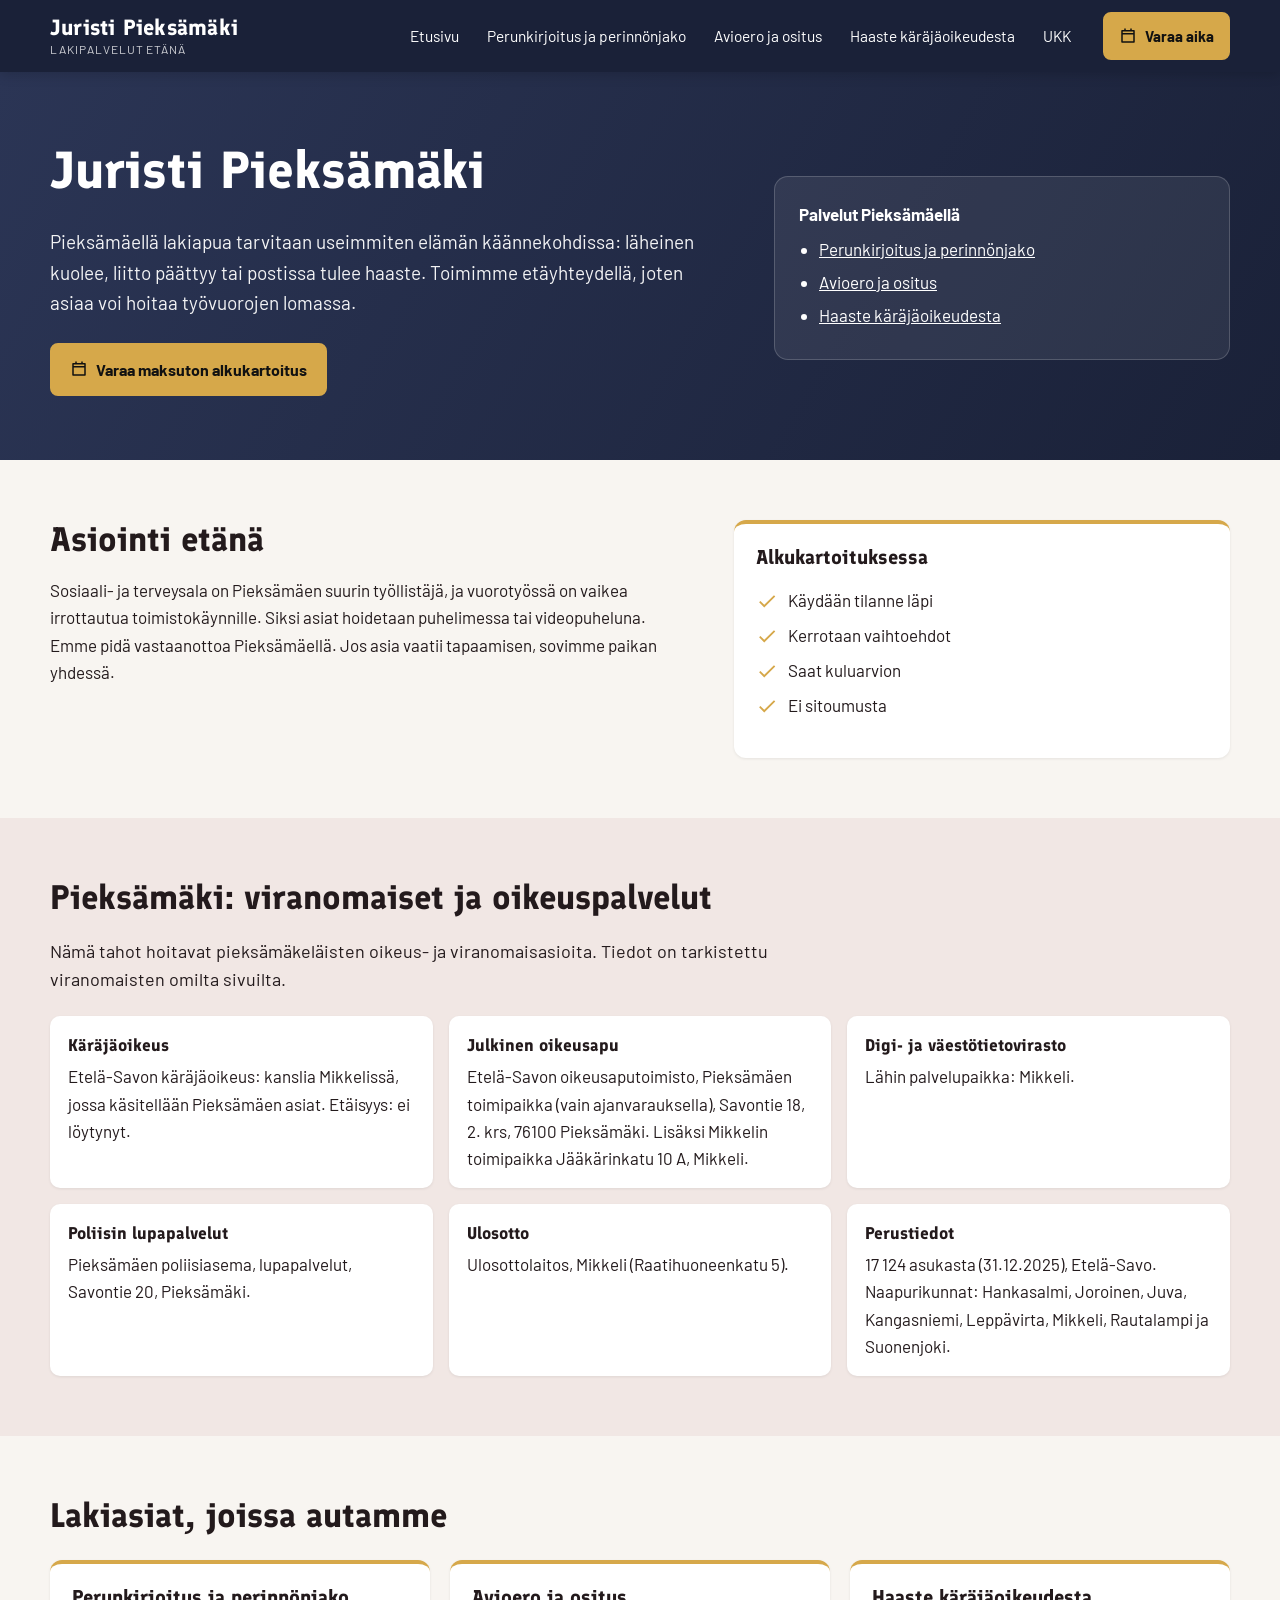
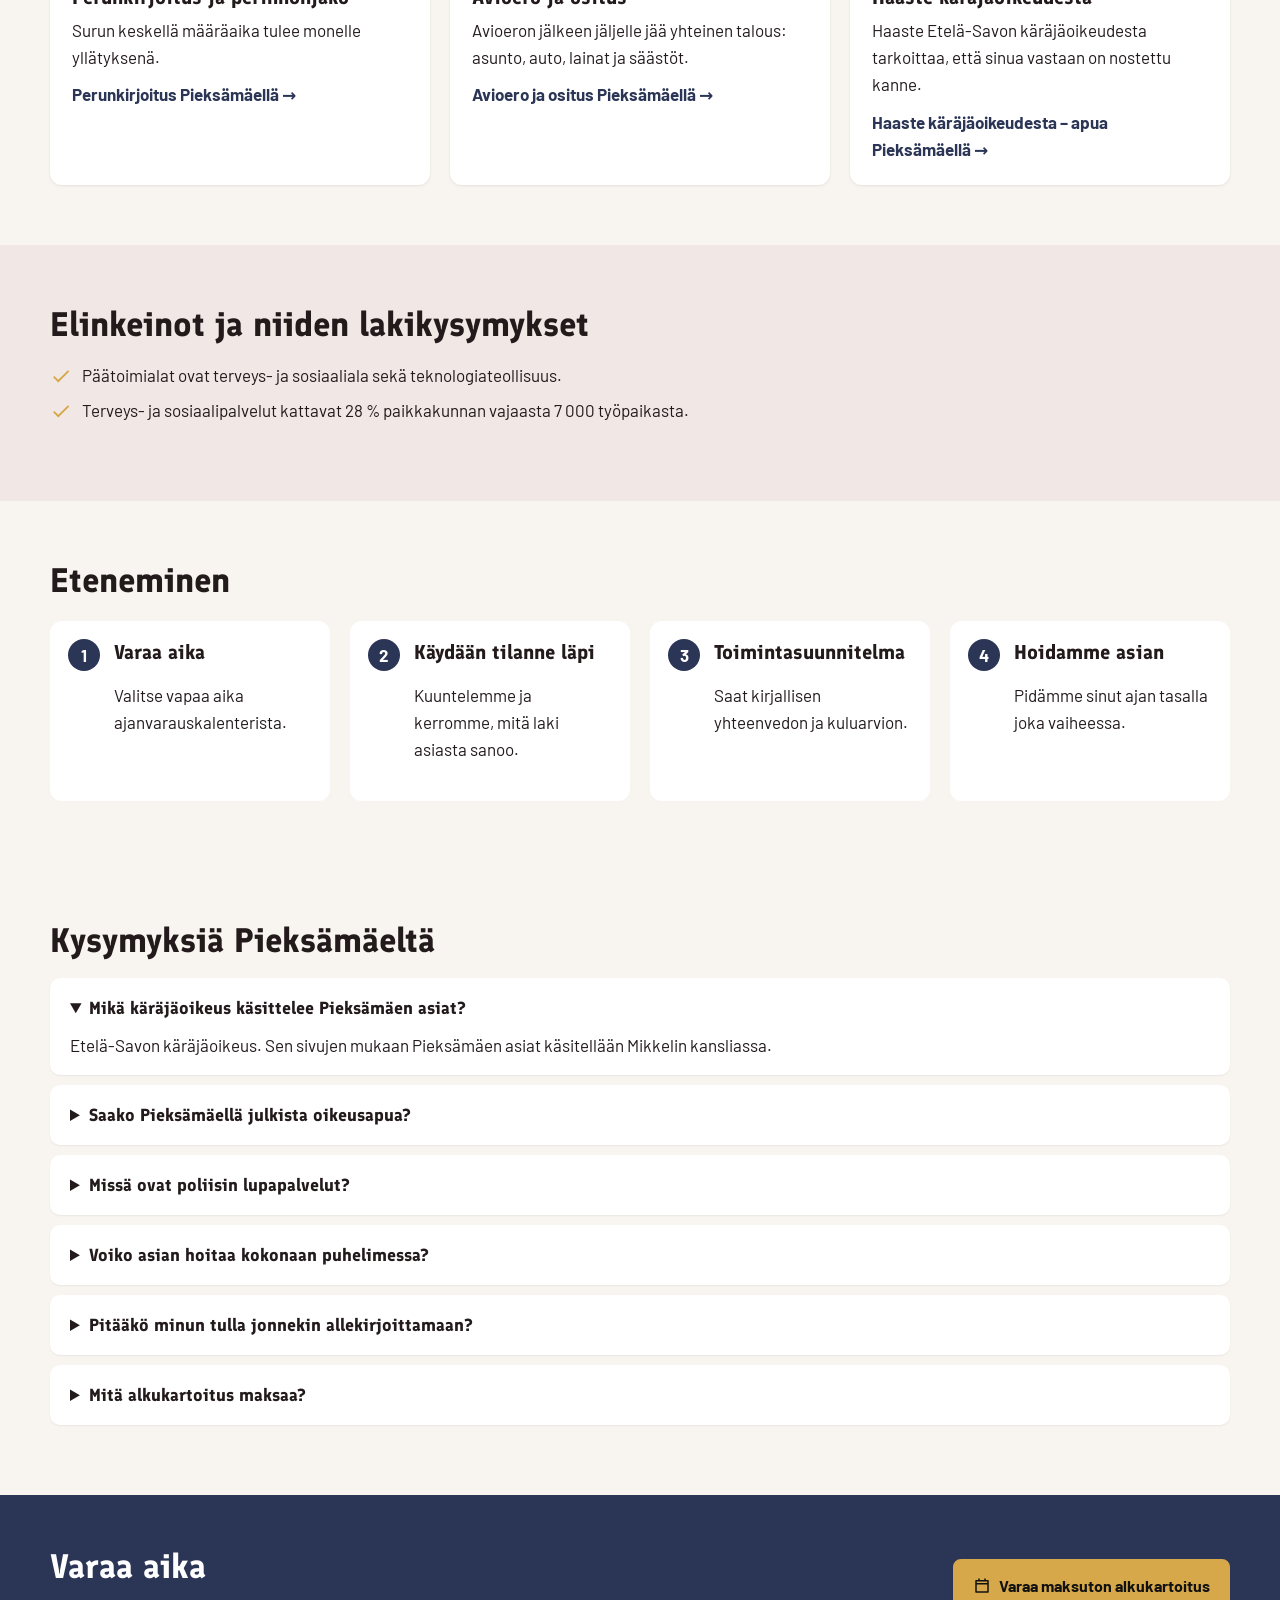
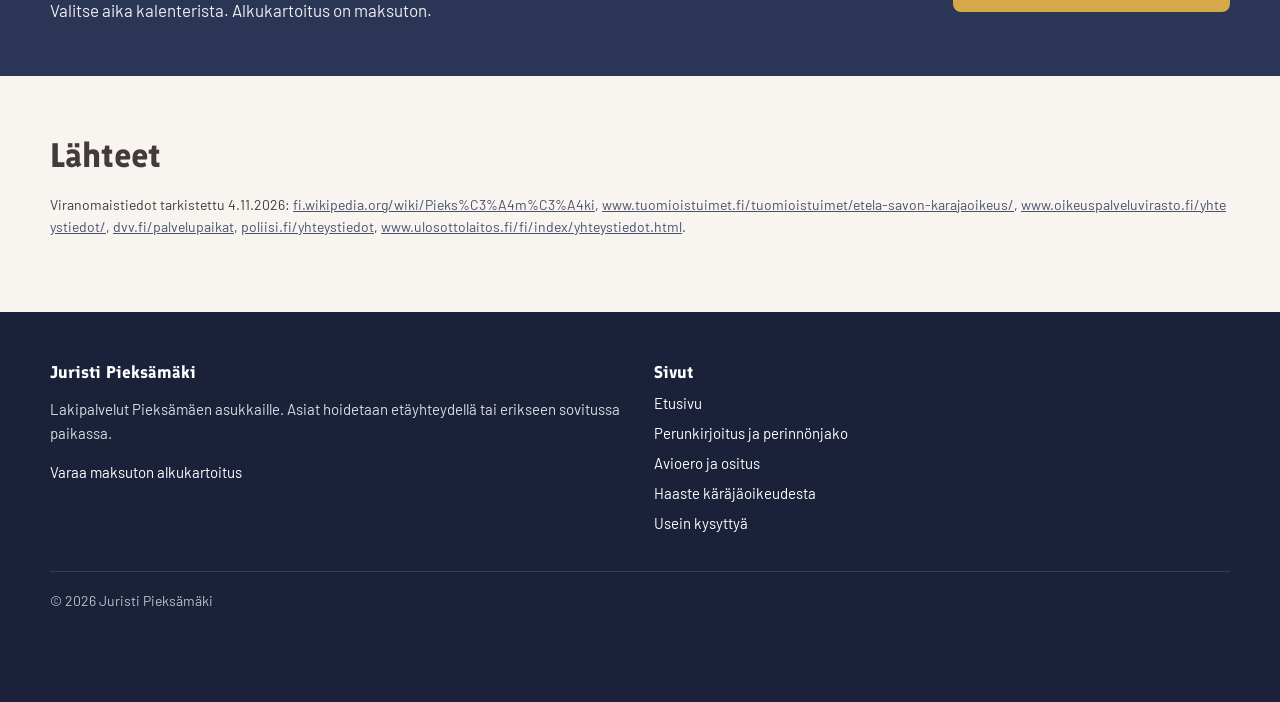
<file: index.html>
<!doctype html>
<html lang="fi">
<head>
<meta charset="utf-8">
<meta name="viewport" content="width=device-width,initial-scale=1">
<title>Juristi Pieksämäki | Perintö, ero ja haasteet</title>
<meta name="description" content="Juristi Pieksämäki hoitaa perunkirjoitukset, osituksen ja haasteisiin vastaamisen etänä. Ajanvaraus verkossa, alkukartoitus maksutta.">
<meta name="robots" content="index,follow">
<link rel="canonical" href="https://arttu475-cpu.github.io/juristi-pieksamaki/">
<meta property="og:type" content="website">
<meta property="og:locale" content="fi_FI">
<meta property="og:site_name" content="Juristi Pieksämäki">
<meta property="og:title" content="Juristi Pieksämäki | Perintö, ero ja haasteet">
<meta property="og:description" content="Juristi Pieksämäki hoitaa perunkirjoitukset, osituksen ja haasteisiin vastaamisen etänä. Ajanvaraus verkossa, alkukartoitus maksutta.">
<meta property="og:url" content="https://arttu475-cpu.github.io/juristi-pieksamaki/">
<meta name="theme-color" content="#1a2138">
<link rel="stylesheet" href="./_f/fontit.css">
<link rel="stylesheet" href="./_f/tyyli.css">
<script type="application/ld+json">{"@context":"https://schema.org","@graph":[{"@type":"WebSite","@id":"https://arttu475-cpu.github.io/juristi-pieksamaki/#website","url":"https://arttu475-cpu.github.io/juristi-pieksamaki/","name":"Juristi Pieksämäki","inLanguage":"fi"},{"@type":"LegalService","@id":"https://arttu475-cpu.github.io/juristi-pieksamaki/#palvelu","name":"Juristi Pieksämäki","url":"https://arttu475-cpu.github.io/juristi-pieksamaki/","description":"Juristi Pieksämäki hoitaa perunkirjoitukset, osituksen ja haasteisiin vastaamisen etänä. Ajanvaraus verkossa, alkukartoitus maksutta.","areaServed":{"@type":"City","name":"Pieksämäki","sameAs":"https://fi.wikipedia.org/wiki/Pieks%C3%A4m%C3%A4ki"},"knowsAbout":["Perunkirjoitus ja perinnönjako","Avioero ja ositus","Haaste käräjäoikeudesta"],"potentialAction":{"@type":"ReserveAction","name":"Varaa maksuton alkukartoitus","target":"https://calendly.com/lakiasiantoimisto-helsinki/lakitoimiston-alkukartoitus"}},{"@type":"WebPage","@id":"https://arttu475-cpu.github.io/juristi-pieksamaki/#webpage","url":"https://arttu475-cpu.github.io/juristi-pieksamaki/","name":"Juristi Pieksämäki | Perintö, ero ja haasteet","description":"Juristi Pieksämäki hoitaa perunkirjoitukset, osituksen ja haasteisiin vastaamisen etänä. Ajanvaraus verkossa, alkukartoitus maksutta.","inLanguage":"fi","isPartOf":{"@id":"https://arttu475-cpu.github.io/juristi-pieksamaki/#website"},"about":{"@id":"https://arttu475-cpu.github.io/juristi-pieksamaki/#palvelu"},"dateModified":"2026-11-04"},{"@type":"FAQPage","@id":"https://arttu475-cpu.github.io/juristi-pieksamaki/#ukk","mainEntity":[{"@type":"Question","name":"Mikä käräjäoikeus käsittelee Pieksämäen asiat?","acceptedAnswer":{"@type":"Answer","text":"Etelä-Savon käräjäoikeus. Sen sivujen mukaan Pieksämäen asiat käsitellään Mikkelin kansliassa."}},{"@type":"Question","name":"Saako Pieksämäellä julkista oikeusapua?","acceptedAnswer":{"@type":"Answer","text":"Etelä-Savon oikeusaputoimistolla on Pieksämäen toimipaikka Savontiellä. Sinne pääsee ajanvarauksella."}},{"@type":"Question","name":"Missä ovat poliisin lupapalvelut?","acceptedAnswer":{"@type":"Answer","text":"Pieksämäen poliisiasemalla, Savontie 20."}},{"@type":"Question","name":"Voiko asian hoitaa kokonaan puhelimessa?","acceptedAnswer":{"@type":"Answer","text":"Useimmiten voi. Asiakirjat kulkevat sähköpostilla ja allekirjoitus tehdään sähköisesti."}},{"@type":"Question","name":"Pitääkö minun tulla jonnekin allekirjoittamaan?","acceptedAnswer":{"@type":"Answer","text":"Ei yleensä. Useimmat asiakirjat allekirjoitetaan sähköisesti."}},{"@type":"Question","name":"Mitä alkukartoitus maksaa?","acceptedAnswer":{"@type":"Answer","text":"Ei mitään. Saat siinä myös arvion siitä, kattaako oikeusturvavakuutus kulut."}}]}]}</script>
</head>
<body>
<header class="hd"><div class="w"><a class="brand" href="./"><b>Juristi Pieksämäki</b><small>Lakipalvelut etänä</small></a><input type="checkbox" id="mt" class="mt" aria-label="Avaa valikko"><label for="mt" class="mtl">Valikko</label>
<nav class="nav" aria-label="Päävalikko"><a href="./">Etusivu</a><a href="./perunkirjoitus/">Perunkirjoitus ja perinnönjako</a><a href="./avioero-ja-ositus/">Avioero ja ositus</a><a href="./haaste/">Haaste käräjäoikeudesta</a><a href="./ukk/">UKK</a></nav>
<a class="btn hbtn" href="https://calendly.com/lakiasiantoimisto-helsinki/lakitoimiston-alkukartoitus" target="_blank" rel="noopener"><svg viewBox="0 0 24 24" width="18" height="18" aria-hidden="true"><path fill="currentColor" d="M7 2h2v2h6V2h2v2h3a1 1 0 0 1 1 1v15a1 1 0 0 1-1 1H4a1 1 0 0 1-1-1V5a1 1 0 0 1 1-1h3zm12 8H5v9h14zM5 8h14V6H5z"/></svg>Varaa aika</a></div>
</header>
<main>

<section class="hero"><div class="w"><div><h1>Juristi Pieksämäki</h1><p class="l">Pieksämäellä lakiapua tarvitaan useimmiten elämän käännekohdissa: läheinen kuolee, liitto päättyy tai postissa tulee haaste. Toimimme etäyhteydellä, joten asiaa voi hoitaa työvuorojen lomassa.</p><div class="napit"><a class="btn" href="https://calendly.com/lakiasiantoimisto-helsinki/lakitoimiston-alkukartoitus" target="_blank" rel="noopener"><svg viewBox="0 0 24 24" width="18" height="18" aria-hidden="true"><path fill="currentColor" d="M7 2h2v2h6V2h2v2h3a1 1 0 0 1 1 1v15a1 1 0 0 1-1 1H4a1 1 0 0 1-1-1V5a1 1 0 0 1 1-1h3zm12 8H5v9h14zM5 8h14V6H5z"/></svg>Varaa maksuton alkukartoitus</a></div></div><div class="kortti"><b>Palvelut Pieksämäellä</b><ul><li><a style="color:#fff" href="./perunkirjoitus/">Perunkirjoitus ja perinnönjako</a></li><li><a style="color:#fff" href="./avioero-ja-ositus/">Avioero ja ositus</a></li><li><a style="color:#fff" href="./haaste/">Haaste käräjäoikeudesta</a></li></ul></div></div></section>
<section class="sec"><div class="w two"><div><h2>Asiointi etänä</h2><p>Sosiaali- ja terveysala on Pieksämäen suurin työllistäjä, ja vuorotyössä on vaikea irrottautua toimistokäynnille. Siksi asiat hoidetaan puhelimessa tai videopuheluna. Emme pidä vastaanottoa Pieksämäellä. Jos asia vaatii tapaamisen, sovimme paikan yhdessä.</p></div><div class="card"><h3>Alkukartoituksessa</h3><ul class="list"><li><svg viewBox="0 0 24 24" width="22" height="22" aria-hidden="true"><path fill="currentColor" d="M9 16.2 4.8 12l-1.4 1.4L9 19 21 7l-1.4-1.4z"/></svg><span>Käydään tilanne läpi</span></li><li><svg viewBox="0 0 24 24" width="22" height="22" aria-hidden="true"><path fill="currentColor" d="M9 16.2 4.8 12l-1.4 1.4L9 19 21 7l-1.4-1.4z"/></svg><span>Kerrotaan vaihtoehdot</span></li><li><svg viewBox="0 0 24 24" width="22" height="22" aria-hidden="true"><path fill="currentColor" d="M9 16.2 4.8 12l-1.4 1.4L9 19 21 7l-1.4-1.4z"/></svg><span>Saat kuluarvion</span></li><li><svg viewBox="0 0 24 24" width="22" height="22" aria-hidden="true"><path fill="currentColor" d="M9 16.2 4.8 12l-1.4 1.4L9 19 21 7l-1.4-1.4z"/></svg><span>Ei sitoumusta</span></li></ul></div></div></section>
<section class="sec alt"><div class="w"><h2>Pieksämäki: viranomaiset ja oikeuspalvelut</h2><p class="lead">Nämä tahot hoitavat pieksämäkeläisten oikeus- ja viranomaisasioita. Tiedot on tarkistettu viranomaisten omilta sivuilta.</p><div class="fakta"><div><b>Käräjäoikeus</b>Etelä-Savon käräjäoikeus: kanslia Mikkelissä, jossa käsitellään Pieksämäen asiat. Etäisyys: ei löytynyt.</div><div><b>Julkinen oikeusapu</b>Etelä-Savon oikeusaputoimisto, Pieksämäen toimipaikka (vain ajanvarauksella), Savontie 18, 2. krs, 76100 Pieksämäki. Lisäksi Mikkelin toimipaikka Jääkärinkatu 10 A, Mikkeli.</div><div><b>Digi- ja väestötietovirasto</b>Lähin palvelupaikka: Mikkeli.</div><div><b>Poliisin lupapalvelut</b>Pieksämäen poliisiasema, lupapalvelut, Savontie 20, Pieksämäki.</div><div><b>Ulosotto</b>Ulosottolaitos, Mikkeli (Raatihuoneenkatu 5).</div><div><b>Perustiedot</b>17 124 asukasta (31.12.2025), Etelä-Savo. Naapurikunnat: Hankasalmi, Joroinen, Juva, Kangasniemi, Leppävirta, Mikkeli, Rautalampi ja Suonenjoki.</div></div></div></section>
<section class="sec"><div class="w"><h2>Lakiasiat, joissa autamme</h2><div class="grid"><div class="card"><h3>Perunkirjoitus ja perinnönjako</h3><p>Surun keskellä määräaika tulee monelle yllätyksenä.</p><a class="more" href="./perunkirjoitus/">Perunkirjoitus Pieksämäellä →</a></div><div class="card"><h3>Avioero ja ositus</h3><p>Avioeron jälkeen jäljelle jää yhteinen talous: asunto, auto, lainat ja säästöt.</p><a class="more" href="./avioero-ja-ositus/">Avioero ja ositus Pieksämäellä →</a></div><div class="card"><h3>Haaste käräjäoikeudesta</h3><p>Haaste Etelä-Savon käräjäoikeudesta tarkoittaa, että sinua vastaan on nostettu kanne.</p><a class="more" href="./haaste/">Haaste käräjäoikeudesta – apua Pieksämäellä →</a></div></div></div></section>
<section class="sec alt"><div class="w"><h2>Elinkeinot ja niiden lakikysymykset</h2><ul class="list"><li><svg viewBox="0 0 24 24" width="22" height="22" aria-hidden="true"><path fill="currentColor" d="M9 16.2 4.8 12l-1.4 1.4L9 19 21 7l-1.4-1.4z"/></svg><span>Päätoimialat ovat terveys- ja sosiaaliala sekä teknologiateollisuus.</span></li><li><svg viewBox="0 0 24 24" width="22" height="22" aria-hidden="true"><path fill="currentColor" d="M9 16.2 4.8 12l-1.4 1.4L9 19 21 7l-1.4-1.4z"/></svg><span>Terveys- ja sosiaalipalvelut kattavat 28 % paikkakunnan vajaasta 7 000 työpaikasta.</span></li></ul></div></section>
<section class="sec"><div class="w"><h2>Eteneminen</h2><div class="steps"><div><h3>Varaa aika</h3><p>Valitse vapaa aika ajanvarauskalenterista.</p></div><div><h3>Käydään tilanne läpi</h3><p>Kuuntelemme ja kerromme, mitä laki asiasta sanoo.</p></div><div><h3>Toimintasuunnitelma</h3><p>Saat kirjallisen yhteenvedon ja kuluarvion.</p></div><div><h3>Hoidamme asian</h3><p>Pidämme sinut ajan tasalla joka vaiheessa.</p></div></div></div></section>
<section class="sec"><div class="w"><div class="ukk"><h2>Kysymyksiä Pieksämäeltä</h2><details open><summary>Mikä käräjäoikeus käsittelee Pieksämäen asiat?</summary><p>Etelä-Savon käräjäoikeus. Sen sivujen mukaan Pieksämäen asiat käsitellään Mikkelin kansliassa.</p></details>
<details><summary>Saako Pieksämäellä julkista oikeusapua?</summary><p>Etelä-Savon oikeusaputoimistolla on Pieksämäen toimipaikka Savontiellä. Sinne pääsee ajanvarauksella.</p></details>
<details><summary>Missä ovat poliisin lupapalvelut?</summary><p>Pieksämäen poliisiasemalla, Savontie 20.</p></details>
<details><summary>Voiko asian hoitaa kokonaan puhelimessa?</summary><p>Useimmiten voi. Asiakirjat kulkevat sähköpostilla ja allekirjoitus tehdään sähköisesti.</p></details>
<details><summary>Pitääkö minun tulla jonnekin allekirjoittamaan?</summary><p>Ei yleensä. Useimmat asiakirjat allekirjoitetaan sähköisesti.</p></details>
<details><summary>Mitä alkukartoitus maksaa?</summary><p>Ei mitään. Saat siinä myös arvion siitä, kattaako oikeusturvavakuutus kulut.</p></details></div></div></section>
<section class="cta"><div class="w"><div><h2>Varaa aika</h2><p>Valitse aika kalenterista. Alkukartoitus on maksuton.</p></div><div class="napit"><a class="btn" href="https://calendly.com/lakiasiantoimisto-helsinki/lakitoimiston-alkukartoitus" target="_blank" rel="noopener"><svg viewBox="0 0 24 24" width="18" height="18" aria-hidden="true"><path fill="currentColor" d="M7 2h2v2h6V2h2v2h3a1 1 0 0 1 1 1v15a1 1 0 0 1-1 1H4a1 1 0 0 1-1-1V5a1 1 0 0 1 1-1h3zm12 8H5v9h14zM5 8h14V6H5z"/></svg>Varaa maksuton alkukartoitus</a></div></div></section>
<section class="sec"><div class="w lahteet"><h2>Lähteet</h2><p>Viranomaistiedot tarkistettu 4.11.2026: <a href="https://fi.wikipedia.org/wiki/Pieks%C3%A4m%C3%A4ki" rel="noopener">fi.wikipedia.org/wiki/Pieks%C3%A4m%C3%A4ki</a>, <a href="https://www.tuomioistuimet.fi/tuomioistuimet/etela-savon-karajaoikeus/" rel="noopener">www.tuomioistuimet.fi/tuomioistuimet/etela-savon-karajaoikeus/</a>, <a href="https://www.oikeuspalveluvirasto.fi/yhteystiedot/" rel="noopener">www.oikeuspalveluvirasto.fi/yhteystiedot/</a>, <a href="https://dvv.fi/palvelupaikat" rel="noopener">dvv.fi/palvelupaikat</a>, <a href="https://poliisi.fi/yhteystiedot" rel="noopener">poliisi.fi/yhteystiedot</a>, <a href="https://www.ulosottolaitos.fi/fi/index/yhteystiedot.html" rel="noopener">www.ulosottolaitos.fi/fi/index/yhteystiedot.html</a>.</p></div></section>
</main>
<footer class="ft"><div class="w"><div class="cols">
<div><h3>Juristi Pieksämäki</h3><p>Lakipalvelut Pieksämäen asukkaille. Asiat hoidetaan etäyhteydellä tai erikseen sovitussa paikassa.</p><p><a href="https://calendly.com/lakiasiantoimisto-helsinki/lakitoimiston-alkukartoitus" target="_blank" rel="noopener">Varaa maksuton alkukartoitus</a></p></div>
<div><h3>Sivut</h3><ul><li><a href="./">Etusivu</a></li><li><a href="./perunkirjoitus/">Perunkirjoitus ja perinnönjako</a></li><li><a href="./avioero-ja-ositus/">Avioero ja ositus</a></li><li><a href="./haaste/">Haaste käräjäoikeudesta</a></li><li><a href="./ukk/">Usein kysyttyä</a></li></ul></div>
</div><div class="pohja">© 2026 Juristi Pieksämäki</div></div></footer>
<div class="palkki"><a class="btn o" style="color:#fff" href="https://calendly.com/lakiasiantoimisto-helsinki/lakitoimiston-alkukartoitus" target="_blank" rel="noopener"><svg viewBox="0 0 24 24" width="18" height="18" aria-hidden="true"><path fill="currentColor" d="M7 2h2v2h6V2h2v2h3a1 1 0 0 1 1 1v15a1 1 0 0 1-1 1H4a1 1 0 0 1-1-1V5a1 1 0 0 1 1-1h3zm12 8H5v9h14zM5 8h14V6H5z"/></svg>Varaa maksuton alkukartoitus</a></div>
</body>
</html>
</file>
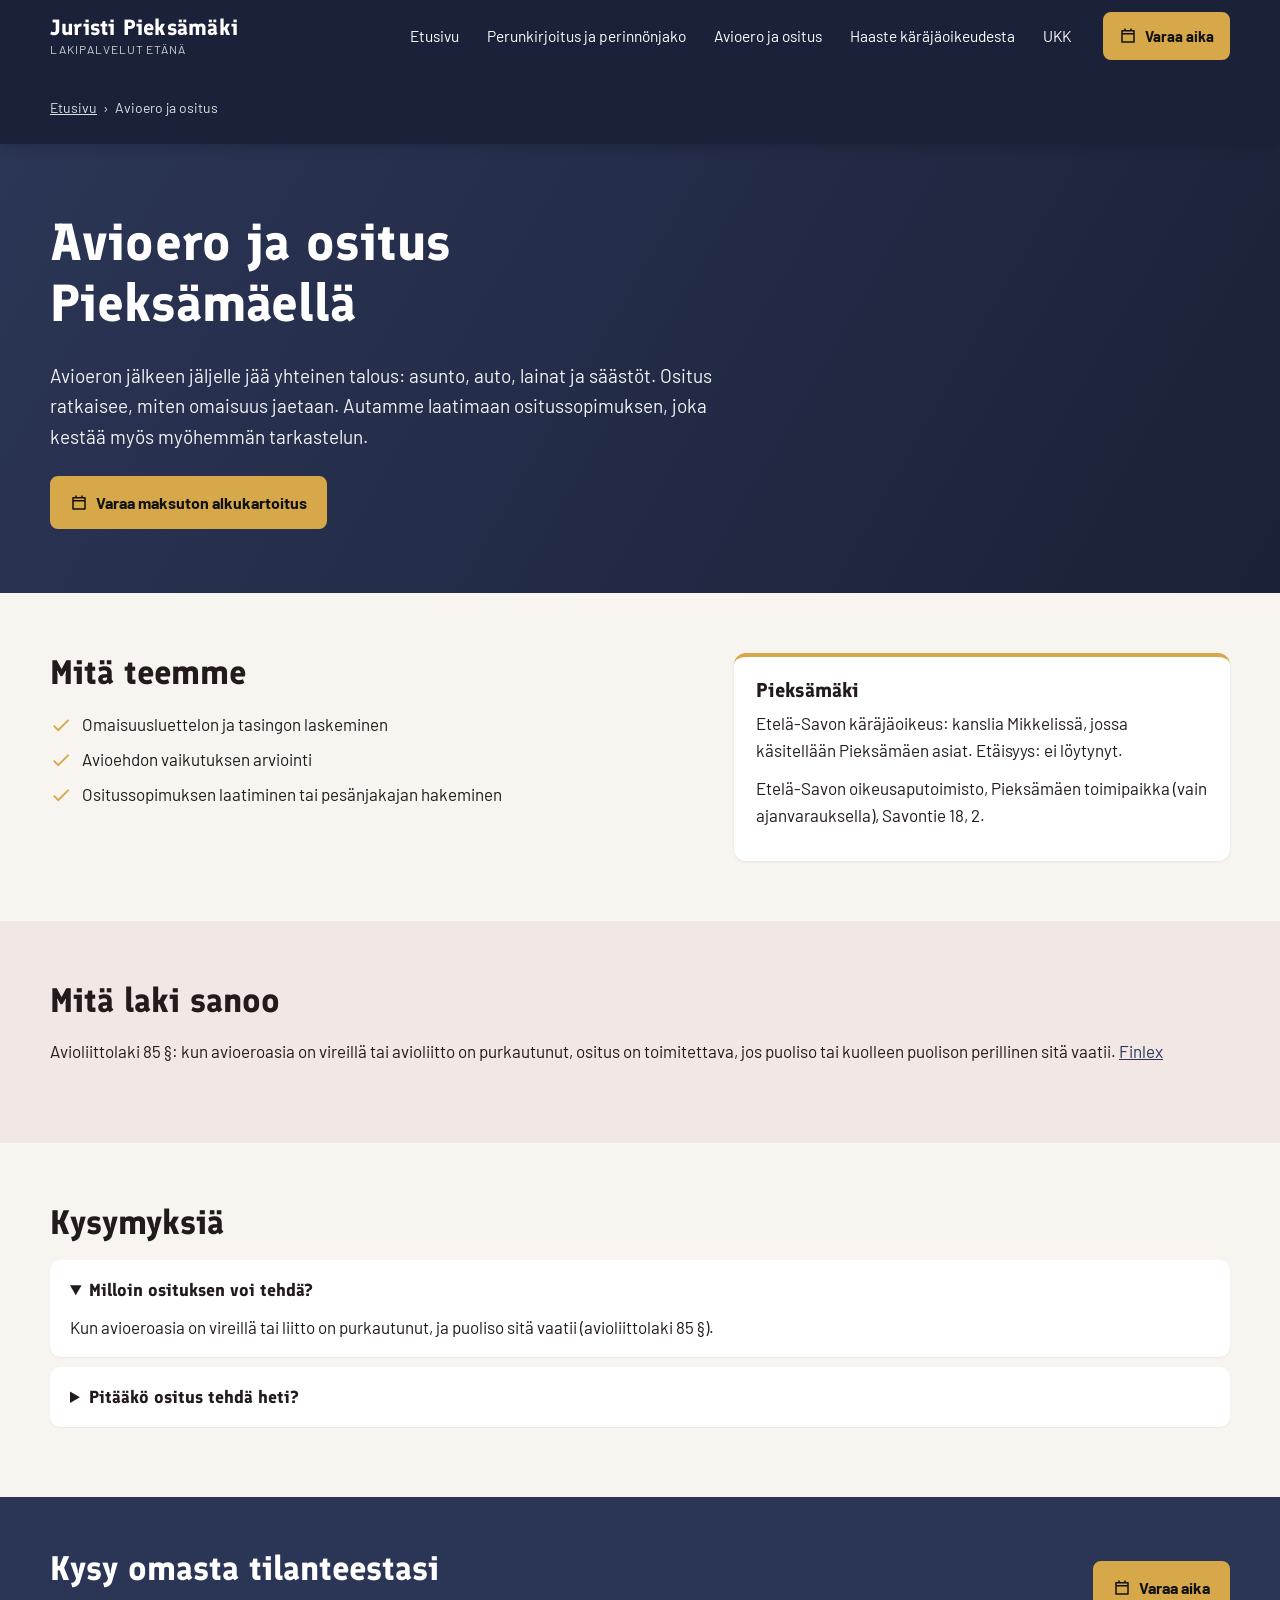
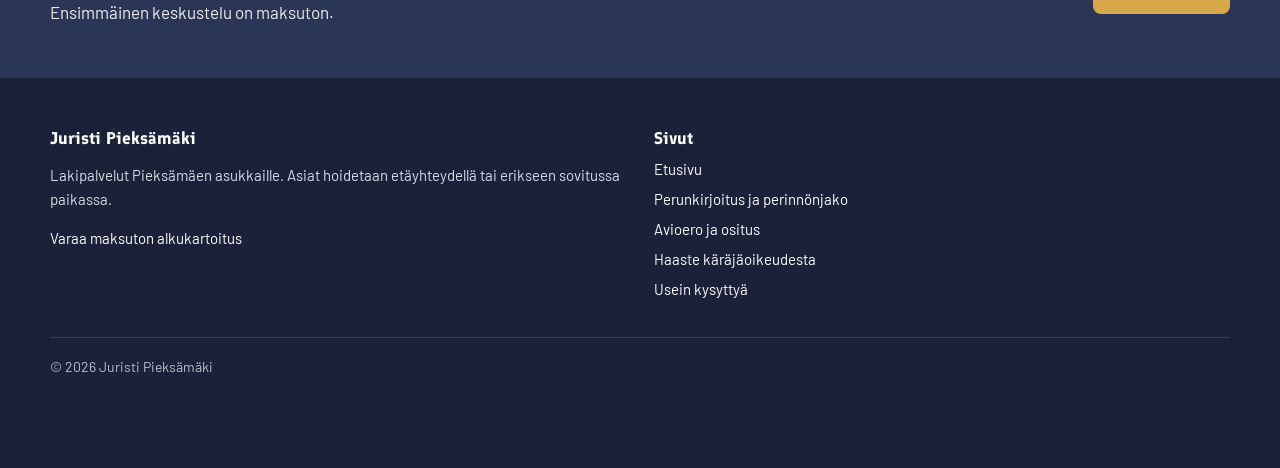
<file: avioero-ja-ositus/index.html>
<!doctype html>
<html lang="fi">
<head>
<meta charset="utf-8">
<meta name="viewport" content="width=device-width,initial-scale=1">
<title>Avioero ja ositus Pieksämäellä | Juristi Pieksämäki</title>
<meta name="description" content="Avioeron jälkeen jäljelle jää yhteinen talous: asunto, auto, lainat ja säästöt. Varaa maksuton alkukartoitus.">
<meta name="robots" content="index,follow">
<link rel="canonical" href="https://arttu475-cpu.github.io/juristi-pieksamaki/avioero-ja-ositus/">
<meta property="og:type" content="website">
<meta property="og:locale" content="fi_FI">
<meta property="og:site_name" content="Juristi Pieksämäki">
<meta property="og:title" content="Avioero ja ositus Pieksämäellä | Juristi Pieksämäki">
<meta property="og:description" content="Avioeron jälkeen jäljelle jää yhteinen talous: asunto, auto, lainat ja säästöt. Varaa maksuton alkukartoitus.">
<meta property="og:url" content="https://arttu475-cpu.github.io/juristi-pieksamaki/avioero-ja-ositus/">
<meta name="theme-color" content="#1a2138">
<link rel="stylesheet" href="../_f/fontit.css">
<link rel="stylesheet" href="../_f/tyyli.css">
<script type="application/ld+json">{"@context":"https://schema.org","@graph":[{"@type":"WebSite","@id":"https://arttu475-cpu.github.io/juristi-pieksamaki/#website","url":"https://arttu475-cpu.github.io/juristi-pieksamaki/","name":"Juristi Pieksämäki","inLanguage":"fi"},{"@type":"LegalService","@id":"https://arttu475-cpu.github.io/juristi-pieksamaki/#palvelu","name":"Juristi Pieksämäki","url":"https://arttu475-cpu.github.io/juristi-pieksamaki/","description":"Juristi Pieksämäki hoitaa perunkirjoitukset, osituksen ja haasteisiin vastaamisen etänä. Ajanvaraus verkossa, alkukartoitus maksutta.","areaServed":{"@type":"City","name":"Pieksämäki","sameAs":"https://fi.wikipedia.org/wiki/Pieks%C3%A4m%C3%A4ki"},"knowsAbout":["Perunkirjoitus ja perinnönjako","Avioero ja ositus","Haaste käräjäoikeudesta"],"potentialAction":{"@type":"ReserveAction","name":"Varaa maksuton alkukartoitus","target":"https://calendly.com/lakiasiantoimisto-helsinki/lakitoimiston-alkukartoitus"}},{"@type":"WebPage","@id":"https://arttu475-cpu.github.io/juristi-pieksamaki/avioero-ja-ositus/#webpage","url":"https://arttu475-cpu.github.io/juristi-pieksamaki/avioero-ja-ositus/","name":"Avioero ja ositus Pieksämäellä | Juristi Pieksämäki","description":"Avioeron jälkeen jäljelle jää yhteinen talous: asunto, auto, lainat ja säästöt. Varaa maksuton alkukartoitus.","inLanguage":"fi","isPartOf":{"@id":"https://arttu475-cpu.github.io/juristi-pieksamaki/#website"},"about":{"@id":"https://arttu475-cpu.github.io/juristi-pieksamaki/#palvelu"},"dateModified":"2026-11-04"},{"@type":"FAQPage","@id":"https://arttu475-cpu.github.io/juristi-pieksamaki/avioero-ja-ositus/#ukk","mainEntity":[{"@type":"Question","name":"Milloin osituksen voi tehdä?","acceptedAnswer":{"@type":"Answer","text":"Kun avioeroasia on vireillä tai liitto on purkautunut, ja puoliso sitä vaatii (avioliittolaki 85 §)."}},{"@type":"Question","name":"Pitääkö ositus tehdä heti?","acceptedAnswer":{"@type":"Answer","text":"Ei. Laissa ei ole kiinteää määräaikaa, mutta viivyttely vaikeuttaa omaisuuden arvostamista."}}]},{"@type":"Service","name":"Avioero ja ositus Pieksämäellä","serviceType":"Avioero ja ositus","provider":{"@id":"https://arttu475-cpu.github.io/juristi-pieksamaki/#palvelu"},"areaServed":{"@type":"City","name":"Pieksämäki"}},{"@type":"BreadcrumbList","itemListElement":[{"@type":"ListItem","position":1,"name":"Etusivu","item":"https://arttu475-cpu.github.io/juristi-pieksamaki/"},{"@type":"ListItem","position":2,"name":"Avioero ja ositus","item":"https://arttu475-cpu.github.io/juristi-pieksamaki/avioero-ja-ositus/"}]}]}</script>
</head>
<body>
<header class="hd"><div class="w"><a class="brand" href="../"><b>Juristi Pieksämäki</b><small>Lakipalvelut etänä</small></a><input type="checkbox" id="mt" class="mt" aria-label="Avaa valikko"><label for="mt" class="mtl">Valikko</label>
<nav class="nav" aria-label="Päävalikko"><a href="../">Etusivu</a><a href="../perunkirjoitus/">Perunkirjoitus ja perinnönjako</a><a href="../avioero-ja-ositus/">Avioero ja ositus</a><a href="../haaste/">Haaste käräjäoikeudesta</a><a href="../ukk/">UKK</a></nav>
<a class="btn hbtn" href="https://calendly.com/lakiasiantoimisto-helsinki/lakitoimiston-alkukartoitus" target="_blank" rel="noopener"><svg viewBox="0 0 24 24" width="18" height="18" aria-hidden="true"><path fill="currentColor" d="M7 2h2v2h6V2h2v2h3a1 1 0 0 1 1 1v15a1 1 0 0 1-1 1H4a1 1 0 0 1-1-1V5a1 1 0 0 1 1-1h3zm12 8H5v9h14zM5 8h14V6H5z"/></svg>Varaa aika</a></div>
<div class="w"><nav class="crumb" aria-label="Murupolku"><ol><li><a href="../">Etusivu</a></li><li aria-current="page">Avioero ja ositus</li></ol></nav></div></header>
<main>

<section class="hero"><div class="w"><div><h1>Avioero ja ositus Pieksämäellä</h1><p class="l">Avioeron jälkeen jäljelle jää yhteinen talous: asunto, auto, lainat ja säästöt. Ositus ratkaisee, miten omaisuus jaetaan. Autamme laatimaan ositussopimuksen, joka kestää myös myöhemmän tarkastelun.</p><div class="napit"><a class="btn" href="https://calendly.com/lakiasiantoimisto-helsinki/lakitoimiston-alkukartoitus" target="_blank" rel="noopener"><svg viewBox="0 0 24 24" width="18" height="18" aria-hidden="true"><path fill="currentColor" d="M7 2h2v2h6V2h2v2h3a1 1 0 0 1 1 1v15a1 1 0 0 1-1 1H4a1 1 0 0 1-1-1V5a1 1 0 0 1 1-1h3zm12 8H5v9h14zM5 8h14V6H5z"/></svg>Varaa maksuton alkukartoitus</a></div></div></div></section>
<section class="sec"><div class="w two"><div><h2>Mitä teemme</h2><ul class="list"><li><svg viewBox="0 0 24 24" width="22" height="22" aria-hidden="true"><path fill="currentColor" d="M9 16.2 4.8 12l-1.4 1.4L9 19 21 7l-1.4-1.4z"/></svg><span>Omaisuusluettelon ja tasingon laskeminen</span></li><li><svg viewBox="0 0 24 24" width="22" height="22" aria-hidden="true"><path fill="currentColor" d="M9 16.2 4.8 12l-1.4 1.4L9 19 21 7l-1.4-1.4z"/></svg><span>Avioehdon vaikutuksen arviointi</span></li><li><svg viewBox="0 0 24 24" width="22" height="22" aria-hidden="true"><path fill="currentColor" d="M9 16.2 4.8 12l-1.4 1.4L9 19 21 7l-1.4-1.4z"/></svg><span>Ositussopimuksen laatiminen tai pesänjakajan hakeminen</span></li></ul></div><div class="card"><h3>Pieksämäki</h3><p>Etelä-Savon käräjäoikeus: kanslia Mikkelissä, jossa käsitellään Pieksämäen asiat. Etäisyys: ei löytynyt.</p><p>Etelä-Savon oikeusaputoimisto, Pieksämäen toimipaikka (vain ajanvarauksella), Savontie 18, 2.</p></div></div></section>
<section class="sec alt"><div class="w"><h2>Mitä laki sanoo</h2><p>Avioliittolaki 85 §: kun avioeroasia on vireillä tai avioliitto on purkautunut, ositus on toimitettava, jos puoliso tai kuolleen puolison perillinen sitä vaatii. <a href="https://www.finlex.fi/fi/lainsaadanto/1929/234" rel="noopener">Finlex</a></p></div></section>
<section class="sec"><div class="w"><div class="ukk"><h2>Kysymyksiä</h2><details open><summary>Milloin osituksen voi tehdä?</summary><p>Kun avioeroasia on vireillä tai liitto on purkautunut, ja puoliso sitä vaatii (avioliittolaki 85 §).</p></details>
<details><summary>Pitääkö ositus tehdä heti?</summary><p>Ei. Laissa ei ole kiinteää määräaikaa, mutta viivyttely vaikeuttaa omaisuuden arvostamista.</p></details></div></div></section>
<section class="cta"><div class="w"><div><h2>Kysy omasta tilanteestasi</h2><p>Ensimmäinen keskustelu on maksuton.</p></div><div class="napit"><a class="btn" href="https://calendly.com/lakiasiantoimisto-helsinki/lakitoimiston-alkukartoitus" target="_blank" rel="noopener"><svg viewBox="0 0 24 24" width="18" height="18" aria-hidden="true"><path fill="currentColor" d="M7 2h2v2h6V2h2v2h3a1 1 0 0 1 1 1v15a1 1 0 0 1-1 1H4a1 1 0 0 1-1-1V5a1 1 0 0 1 1-1h3zm12 8H5v9h14zM5 8h14V6H5z"/></svg>Varaa aika</a></div></div></section>
</main>
<footer class="ft"><div class="w"><div class="cols">
<div><h3>Juristi Pieksämäki</h3><p>Lakipalvelut Pieksämäen asukkaille. Asiat hoidetaan etäyhteydellä tai erikseen sovitussa paikassa.</p><p><a href="https://calendly.com/lakiasiantoimisto-helsinki/lakitoimiston-alkukartoitus" target="_blank" rel="noopener">Varaa maksuton alkukartoitus</a></p></div>
<div><h3>Sivut</h3><ul><li><a href="../">Etusivu</a></li><li><a href="../perunkirjoitus/">Perunkirjoitus ja perinnönjako</a></li><li><a href="../avioero-ja-ositus/">Avioero ja ositus</a></li><li><a href="../haaste/">Haaste käräjäoikeudesta</a></li><li><a href="../ukk/">Usein kysyttyä</a></li></ul></div>
</div><div class="pohja">© 2026 Juristi Pieksämäki</div></div></footer>
<div class="palkki"><a class="btn o" style="color:#fff" href="https://calendly.com/lakiasiantoimisto-helsinki/lakitoimiston-alkukartoitus" target="_blank" rel="noopener"><svg viewBox="0 0 24 24" width="18" height="18" aria-hidden="true"><path fill="currentColor" d="M7 2h2v2h6V2h2v2h3a1 1 0 0 1 1 1v15a1 1 0 0 1-1 1H4a1 1 0 0 1-1-1V5a1 1 0 0 1 1-1h3zm12 8H5v9h14zM5 8h14V6H5z"/></svg>Varaa maksuton alkukartoitus</a></div>
</body>
</html>
</file>
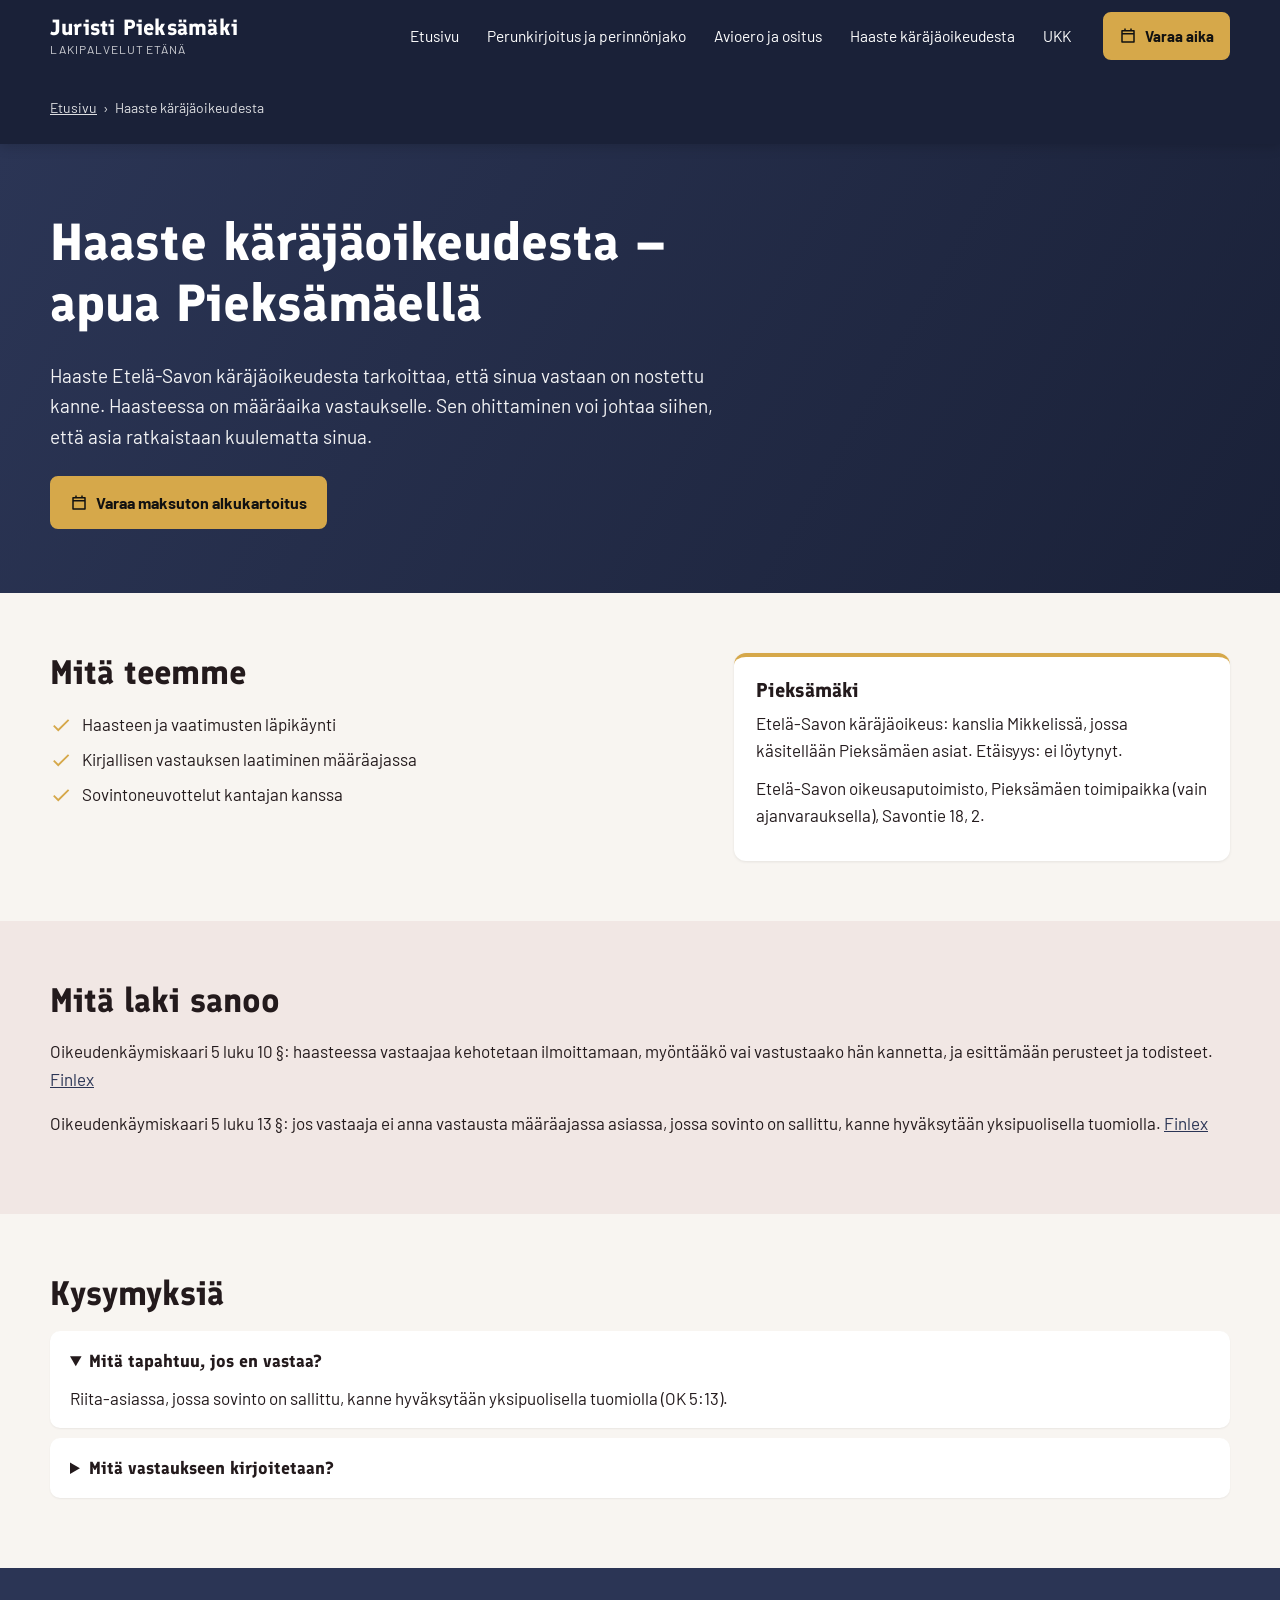
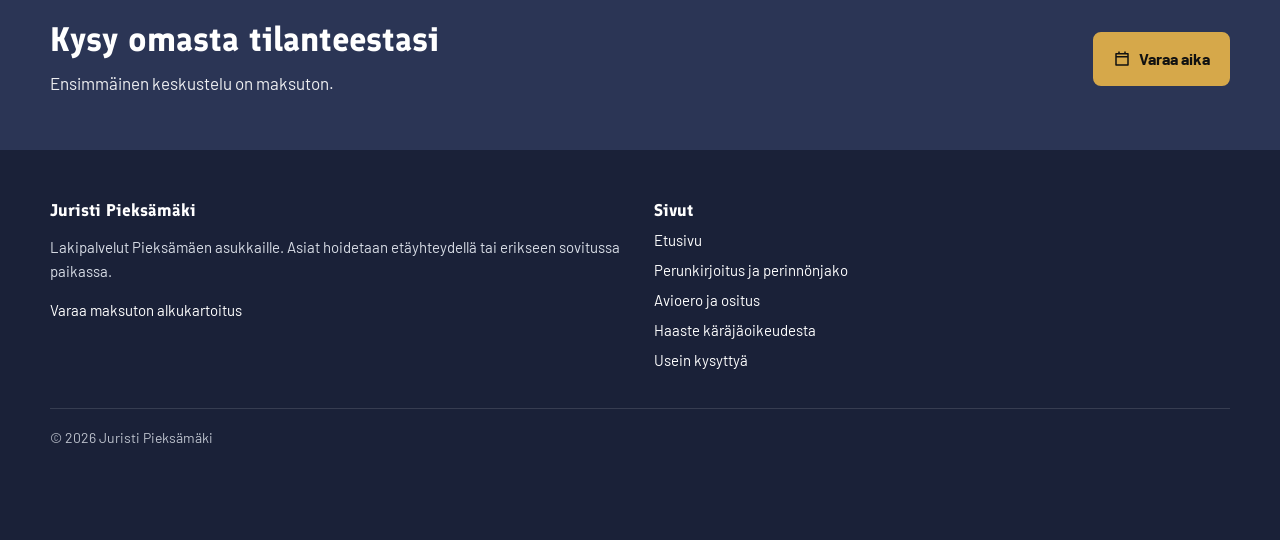
<file: haaste/index.html>
<!doctype html>
<html lang="fi">
<head>
<meta charset="utf-8">
<meta name="viewport" content="width=device-width,initial-scale=1">
<title>Haaste käräjäoikeudesta – apua Pieksämäellä | Juristi Pieksämäki</title>
<meta name="description" content="Haaste Etelä-Savon käräjäoikeudesta tarkoittaa, että sinua vastaan on nostettu kanne. Varaa maksuton alkukartoitus.">
<meta name="robots" content="index,follow">
<link rel="canonical" href="https://arttu475-cpu.github.io/juristi-pieksamaki/haaste/">
<meta property="og:type" content="website">
<meta property="og:locale" content="fi_FI">
<meta property="og:site_name" content="Juristi Pieksämäki">
<meta property="og:title" content="Haaste käräjäoikeudesta – apua Pieksämäellä | Juristi Pieksämäki">
<meta property="og:description" content="Haaste Etelä-Savon käräjäoikeudesta tarkoittaa, että sinua vastaan on nostettu kanne. Varaa maksuton alkukartoitus.">
<meta property="og:url" content="https://arttu475-cpu.github.io/juristi-pieksamaki/haaste/">
<meta name="theme-color" content="#1a2138">
<link rel="stylesheet" href="../_f/fontit.css">
<link rel="stylesheet" href="../_f/tyyli.css">
<script type="application/ld+json">{"@context":"https://schema.org","@graph":[{"@type":"WebSite","@id":"https://arttu475-cpu.github.io/juristi-pieksamaki/#website","url":"https://arttu475-cpu.github.io/juristi-pieksamaki/","name":"Juristi Pieksämäki","inLanguage":"fi"},{"@type":"LegalService","@id":"https://arttu475-cpu.github.io/juristi-pieksamaki/#palvelu","name":"Juristi Pieksämäki","url":"https://arttu475-cpu.github.io/juristi-pieksamaki/","description":"Juristi Pieksämäki hoitaa perunkirjoitukset, osituksen ja haasteisiin vastaamisen etänä. Ajanvaraus verkossa, alkukartoitus maksutta.","areaServed":{"@type":"City","name":"Pieksämäki","sameAs":"https://fi.wikipedia.org/wiki/Pieks%C3%A4m%C3%A4ki"},"knowsAbout":["Perunkirjoitus ja perinnönjako","Avioero ja ositus","Haaste käräjäoikeudesta"],"potentialAction":{"@type":"ReserveAction","name":"Varaa maksuton alkukartoitus","target":"https://calendly.com/lakiasiantoimisto-helsinki/lakitoimiston-alkukartoitus"}},{"@type":"WebPage","@id":"https://arttu475-cpu.github.io/juristi-pieksamaki/haaste/#webpage","url":"https://arttu475-cpu.github.io/juristi-pieksamaki/haaste/","name":"Haaste käräjäoikeudesta – apua Pieksämäellä | Juristi Pieksämäki","description":"Haaste Etelä-Savon käräjäoikeudesta tarkoittaa, että sinua vastaan on nostettu kanne. Varaa maksuton alkukartoitus.","inLanguage":"fi","isPartOf":{"@id":"https://arttu475-cpu.github.io/juristi-pieksamaki/#website"},"about":{"@id":"https://arttu475-cpu.github.io/juristi-pieksamaki/#palvelu"},"dateModified":"2026-11-04"},{"@type":"FAQPage","@id":"https://arttu475-cpu.github.io/juristi-pieksamaki/haaste/#ukk","mainEntity":[{"@type":"Question","name":"Mitä tapahtuu, jos en vastaa?","acceptedAnswer":{"@type":"Answer","text":"Riita-asiassa, jossa sovinto on sallittu, kanne hyväksytään yksipuolisella tuomiolla (OK 5:13)."}},{"@type":"Question","name":"Mitä vastaukseen kirjoitetaan?","acceptedAnswer":{"@type":"Answer","text":"Myönnätkö vai kiistätkö vaatimuksen, perusteet ja todisteet (OK 5:10)."}}]},{"@type":"Service","name":"Haaste käräjäoikeudesta – apua Pieksämäellä","serviceType":"Haaste käräjäoikeudesta","provider":{"@id":"https://arttu475-cpu.github.io/juristi-pieksamaki/#palvelu"},"areaServed":{"@type":"City","name":"Pieksämäki"}},{"@type":"BreadcrumbList","itemListElement":[{"@type":"ListItem","position":1,"name":"Etusivu","item":"https://arttu475-cpu.github.io/juristi-pieksamaki/"},{"@type":"ListItem","position":2,"name":"Haaste käräjäoikeudesta","item":"https://arttu475-cpu.github.io/juristi-pieksamaki/haaste/"}]}]}</script>
</head>
<body>
<header class="hd"><div class="w"><a class="brand" href="../"><b>Juristi Pieksämäki</b><small>Lakipalvelut etänä</small></a><input type="checkbox" id="mt" class="mt" aria-label="Avaa valikko"><label for="mt" class="mtl">Valikko</label>
<nav class="nav" aria-label="Päävalikko"><a href="../">Etusivu</a><a href="../perunkirjoitus/">Perunkirjoitus ja perinnönjako</a><a href="../avioero-ja-ositus/">Avioero ja ositus</a><a href="../haaste/">Haaste käräjäoikeudesta</a><a href="../ukk/">UKK</a></nav>
<a class="btn hbtn" href="https://calendly.com/lakiasiantoimisto-helsinki/lakitoimiston-alkukartoitus" target="_blank" rel="noopener"><svg viewBox="0 0 24 24" width="18" height="18" aria-hidden="true"><path fill="currentColor" d="M7 2h2v2h6V2h2v2h3a1 1 0 0 1 1 1v15a1 1 0 0 1-1 1H4a1 1 0 0 1-1-1V5a1 1 0 0 1 1-1h3zm12 8H5v9h14zM5 8h14V6H5z"/></svg>Varaa aika</a></div>
<div class="w"><nav class="crumb" aria-label="Murupolku"><ol><li><a href="../">Etusivu</a></li><li aria-current="page">Haaste käräjäoikeudesta</li></ol></nav></div></header>
<main>

<section class="hero"><div class="w"><div><h1>Haaste käräjäoikeudesta – apua Pieksämäellä</h1><p class="l">Haaste Etelä-Savon käräjäoikeudesta tarkoittaa, että sinua vastaan on nostettu kanne. Haasteessa on määräaika vastaukselle. Sen ohittaminen voi johtaa siihen, että asia ratkaistaan kuulematta sinua.</p><div class="napit"><a class="btn" href="https://calendly.com/lakiasiantoimisto-helsinki/lakitoimiston-alkukartoitus" target="_blank" rel="noopener"><svg viewBox="0 0 24 24" width="18" height="18" aria-hidden="true"><path fill="currentColor" d="M7 2h2v2h6V2h2v2h3a1 1 0 0 1 1 1v15a1 1 0 0 1-1 1H4a1 1 0 0 1-1-1V5a1 1 0 0 1 1-1h3zm12 8H5v9h14zM5 8h14V6H5z"/></svg>Varaa maksuton alkukartoitus</a></div></div></div></section>
<section class="sec"><div class="w two"><div><h2>Mitä teemme</h2><ul class="list"><li><svg viewBox="0 0 24 24" width="22" height="22" aria-hidden="true"><path fill="currentColor" d="M9 16.2 4.8 12l-1.4 1.4L9 19 21 7l-1.4-1.4z"/></svg><span>Haasteen ja vaatimusten läpikäynti</span></li><li><svg viewBox="0 0 24 24" width="22" height="22" aria-hidden="true"><path fill="currentColor" d="M9 16.2 4.8 12l-1.4 1.4L9 19 21 7l-1.4-1.4z"/></svg><span>Kirjallisen vastauksen laatiminen määräajassa</span></li><li><svg viewBox="0 0 24 24" width="22" height="22" aria-hidden="true"><path fill="currentColor" d="M9 16.2 4.8 12l-1.4 1.4L9 19 21 7l-1.4-1.4z"/></svg><span>Sovintoneuvottelut kantajan kanssa</span></li></ul></div><div class="card"><h3>Pieksämäki</h3><p>Etelä-Savon käräjäoikeus: kanslia Mikkelissä, jossa käsitellään Pieksämäen asiat. Etäisyys: ei löytynyt.</p><p>Etelä-Savon oikeusaputoimisto, Pieksämäen toimipaikka (vain ajanvarauksella), Savontie 18, 2.</p></div></div></section>
<section class="sec alt"><div class="w"><h2>Mitä laki sanoo</h2><p>Oikeudenkäymiskaari 5 luku 10 §: haasteessa vastaajaa kehotetaan ilmoittamaan, myöntääkö vai vastustaako hän kannetta, ja esittämään perusteet ja todisteet. <a href="https://www.finlex.fi/fi/lainsaadanto/1734/4" rel="noopener">Finlex</a></p><p>Oikeudenkäymiskaari 5 luku 13 §: jos vastaaja ei anna vastausta määräajassa asiassa, jossa sovinto on sallittu, kanne hyväksytään yksipuolisella tuomiolla. <a href="https://www.finlex.fi/fi/lainsaadanto/1734/4" rel="noopener">Finlex</a></p></div></section>
<section class="sec"><div class="w"><div class="ukk"><h2>Kysymyksiä</h2><details open><summary>Mitä tapahtuu, jos en vastaa?</summary><p>Riita-asiassa, jossa sovinto on sallittu, kanne hyväksytään yksipuolisella tuomiolla (OK 5:13).</p></details>
<details><summary>Mitä vastaukseen kirjoitetaan?</summary><p>Myönnätkö vai kiistätkö vaatimuksen, perusteet ja todisteet (OK 5:10).</p></details></div></div></section>
<section class="cta"><div class="w"><div><h2>Kysy omasta tilanteestasi</h2><p>Ensimmäinen keskustelu on maksuton.</p></div><div class="napit"><a class="btn" href="https://calendly.com/lakiasiantoimisto-helsinki/lakitoimiston-alkukartoitus" target="_blank" rel="noopener"><svg viewBox="0 0 24 24" width="18" height="18" aria-hidden="true"><path fill="currentColor" d="M7 2h2v2h6V2h2v2h3a1 1 0 0 1 1 1v15a1 1 0 0 1-1 1H4a1 1 0 0 1-1-1V5a1 1 0 0 1 1-1h3zm12 8H5v9h14zM5 8h14V6H5z"/></svg>Varaa aika</a></div></div></section>
</main>
<footer class="ft"><div class="w"><div class="cols">
<div><h3>Juristi Pieksämäki</h3><p>Lakipalvelut Pieksämäen asukkaille. Asiat hoidetaan etäyhteydellä tai erikseen sovitussa paikassa.</p><p><a href="https://calendly.com/lakiasiantoimisto-helsinki/lakitoimiston-alkukartoitus" target="_blank" rel="noopener">Varaa maksuton alkukartoitus</a></p></div>
<div><h3>Sivut</h3><ul><li><a href="../">Etusivu</a></li><li><a href="../perunkirjoitus/">Perunkirjoitus ja perinnönjako</a></li><li><a href="../avioero-ja-ositus/">Avioero ja ositus</a></li><li><a href="../haaste/">Haaste käräjäoikeudesta</a></li><li><a href="../ukk/">Usein kysyttyä</a></li></ul></div>
</div><div class="pohja">© 2026 Juristi Pieksämäki</div></div></footer>
<div class="palkki"><a class="btn o" style="color:#fff" href="https://calendly.com/lakiasiantoimisto-helsinki/lakitoimiston-alkukartoitus" target="_blank" rel="noopener"><svg viewBox="0 0 24 24" width="18" height="18" aria-hidden="true"><path fill="currentColor" d="M7 2h2v2h6V2h2v2h3a1 1 0 0 1 1 1v15a1 1 0 0 1-1 1H4a1 1 0 0 1-1-1V5a1 1 0 0 1 1-1h3zm12 8H5v9h14zM5 8h14V6H5z"/></svg>Varaa maksuton alkukartoitus</a></div>
</body>
</html>
</file>
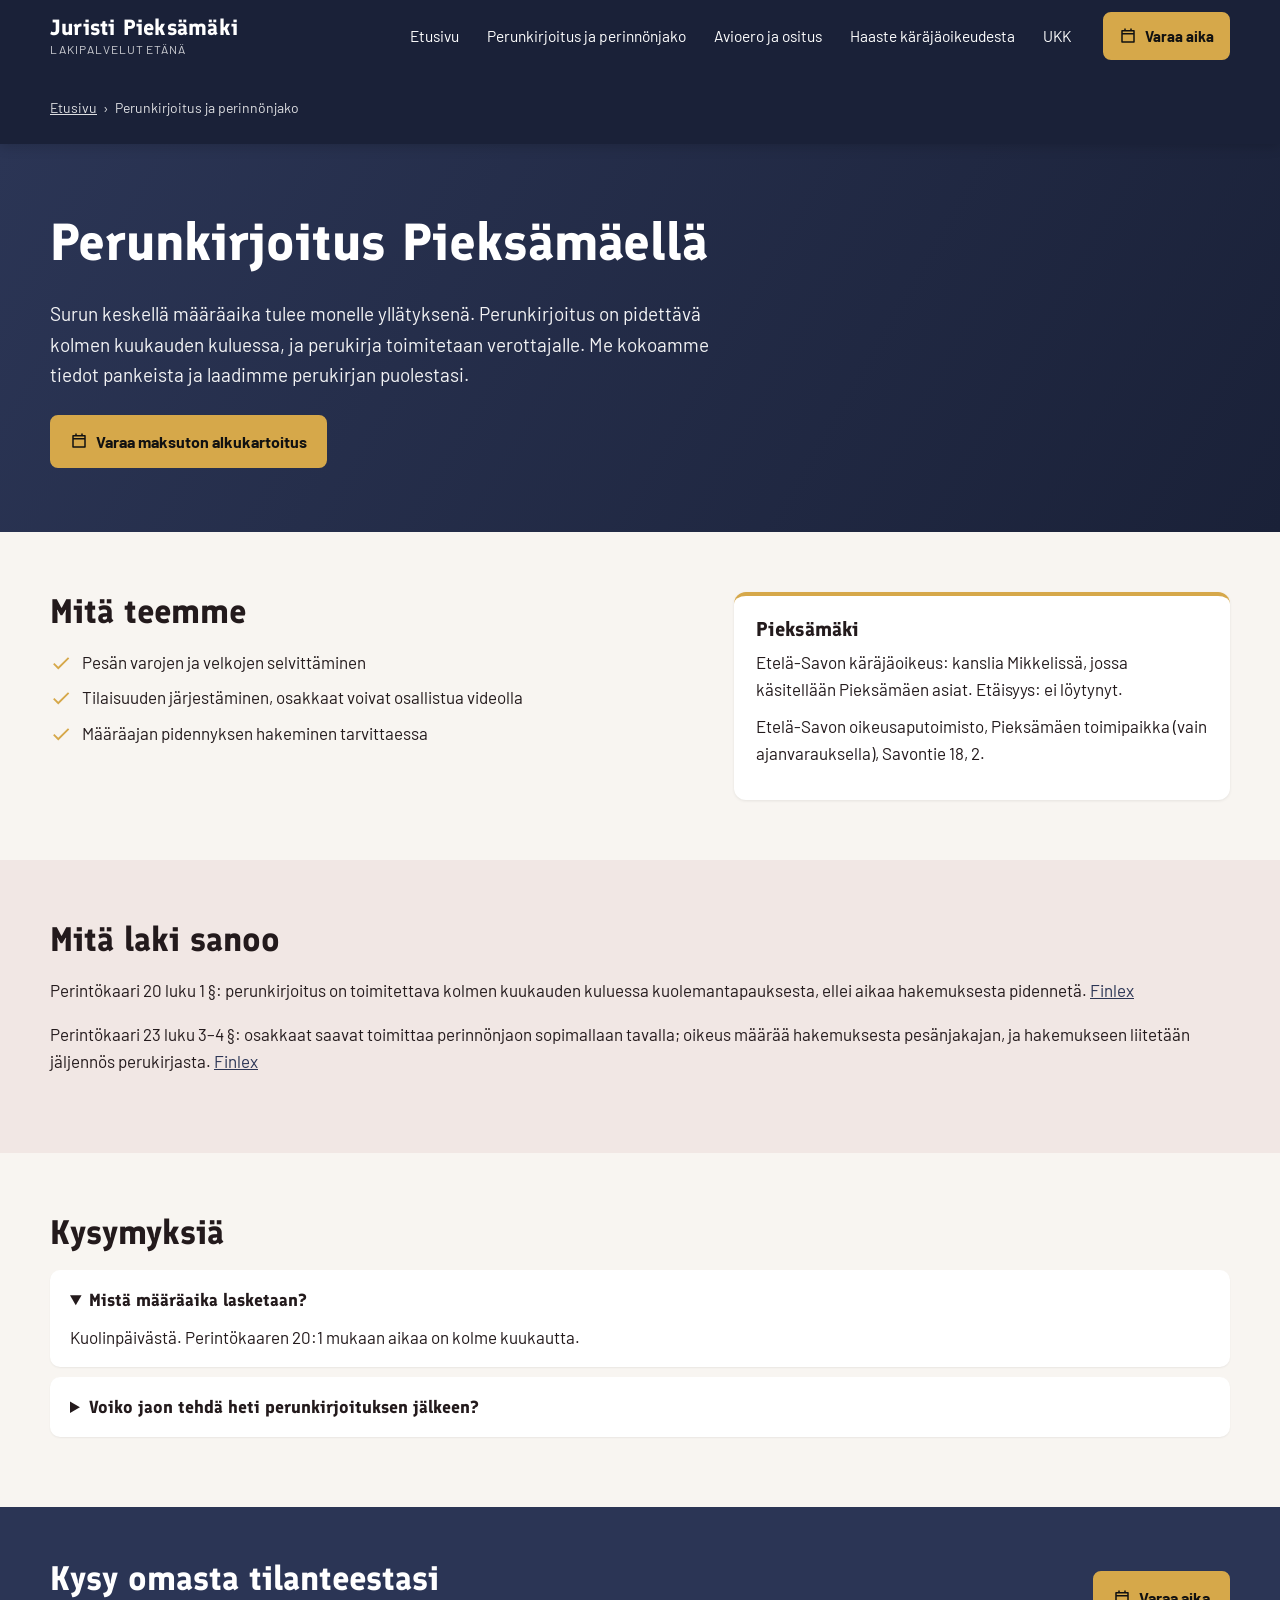
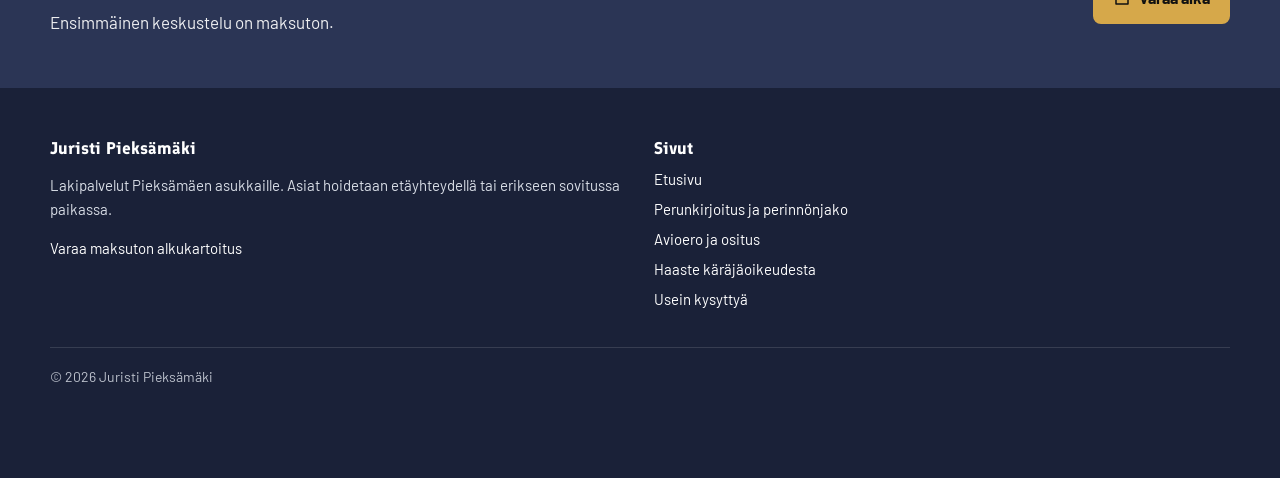
<file: perunkirjoitus/index.html>
<!doctype html>
<html lang="fi">
<head>
<meta charset="utf-8">
<meta name="viewport" content="width=device-width,initial-scale=1">
<title>Perunkirjoitus Pieksämäellä | Juristi Pieksämäki</title>
<meta name="description" content="Surun keskellä määräaika tulee monelle yllätyksenä. Varaa maksuton alkukartoitus.">
<meta name="robots" content="index,follow">
<link rel="canonical" href="https://arttu475-cpu.github.io/juristi-pieksamaki/perunkirjoitus/">
<meta property="og:type" content="website">
<meta property="og:locale" content="fi_FI">
<meta property="og:site_name" content="Juristi Pieksämäki">
<meta property="og:title" content="Perunkirjoitus Pieksämäellä | Juristi Pieksämäki">
<meta property="og:description" content="Surun keskellä määräaika tulee monelle yllätyksenä. Varaa maksuton alkukartoitus.">
<meta property="og:url" content="https://arttu475-cpu.github.io/juristi-pieksamaki/perunkirjoitus/">
<meta name="theme-color" content="#1a2138">
<link rel="stylesheet" href="../_f/fontit.css">
<link rel="stylesheet" href="../_f/tyyli.css">
<script type="application/ld+json">{"@context":"https://schema.org","@graph":[{"@type":"WebSite","@id":"https://arttu475-cpu.github.io/juristi-pieksamaki/#website","url":"https://arttu475-cpu.github.io/juristi-pieksamaki/","name":"Juristi Pieksämäki","inLanguage":"fi"},{"@type":"LegalService","@id":"https://arttu475-cpu.github.io/juristi-pieksamaki/#palvelu","name":"Juristi Pieksämäki","url":"https://arttu475-cpu.github.io/juristi-pieksamaki/","description":"Juristi Pieksämäki hoitaa perunkirjoitukset, osituksen ja haasteisiin vastaamisen etänä. Ajanvaraus verkossa, alkukartoitus maksutta.","areaServed":{"@type":"City","name":"Pieksämäki","sameAs":"https://fi.wikipedia.org/wiki/Pieks%C3%A4m%C3%A4ki"},"knowsAbout":["Perunkirjoitus ja perinnönjako","Avioero ja ositus","Haaste käräjäoikeudesta"],"potentialAction":{"@type":"ReserveAction","name":"Varaa maksuton alkukartoitus","target":"https://calendly.com/lakiasiantoimisto-helsinki/lakitoimiston-alkukartoitus"}},{"@type":"WebPage","@id":"https://arttu475-cpu.github.io/juristi-pieksamaki/perunkirjoitus/#webpage","url":"https://arttu475-cpu.github.io/juristi-pieksamaki/perunkirjoitus/","name":"Perunkirjoitus Pieksämäellä | Juristi Pieksämäki","description":"Surun keskellä määräaika tulee monelle yllätyksenä. Varaa maksuton alkukartoitus.","inLanguage":"fi","isPartOf":{"@id":"https://arttu475-cpu.github.io/juristi-pieksamaki/#website"},"about":{"@id":"https://arttu475-cpu.github.io/juristi-pieksamaki/#palvelu"},"dateModified":"2026-11-04"},{"@type":"FAQPage","@id":"https://arttu475-cpu.github.io/juristi-pieksamaki/perunkirjoitus/#ukk","mainEntity":[{"@type":"Question","name":"Mistä määräaika lasketaan?","acceptedAnswer":{"@type":"Answer","text":"Kuolinpäivästä. Perintökaaren 20:1 mukaan aikaa on kolme kuukautta."}},{"@type":"Question","name":"Voiko jaon tehdä heti perunkirjoituksen jälkeen?","acceptedAnswer":{"@type":"Answer","text":"Voi, jos osakkaat ovat yksimielisiä. Perinnönjaon saa tehdä sopimallaan tavalla (PK 23:3)."}}]},{"@type":"Service","name":"Perunkirjoitus Pieksämäellä","serviceType":"Perunkirjoitus ja perinnönjako","provider":{"@id":"https://arttu475-cpu.github.io/juristi-pieksamaki/#palvelu"},"areaServed":{"@type":"City","name":"Pieksämäki"}},{"@type":"BreadcrumbList","itemListElement":[{"@type":"ListItem","position":1,"name":"Etusivu","item":"https://arttu475-cpu.github.io/juristi-pieksamaki/"},{"@type":"ListItem","position":2,"name":"Perunkirjoitus ja perinnönjako","item":"https://arttu475-cpu.github.io/juristi-pieksamaki/perunkirjoitus/"}]}]}</script>
</head>
<body>
<header class="hd"><div class="w"><a class="brand" href="../"><b>Juristi Pieksämäki</b><small>Lakipalvelut etänä</small></a><input type="checkbox" id="mt" class="mt" aria-label="Avaa valikko"><label for="mt" class="mtl">Valikko</label>
<nav class="nav" aria-label="Päävalikko"><a href="../">Etusivu</a><a href="../perunkirjoitus/">Perunkirjoitus ja perinnönjako</a><a href="../avioero-ja-ositus/">Avioero ja ositus</a><a href="../haaste/">Haaste käräjäoikeudesta</a><a href="../ukk/">UKK</a></nav>
<a class="btn hbtn" href="https://calendly.com/lakiasiantoimisto-helsinki/lakitoimiston-alkukartoitus" target="_blank" rel="noopener"><svg viewBox="0 0 24 24" width="18" height="18" aria-hidden="true"><path fill="currentColor" d="M7 2h2v2h6V2h2v2h3a1 1 0 0 1 1 1v15a1 1 0 0 1-1 1H4a1 1 0 0 1-1-1V5a1 1 0 0 1 1-1h3zm12 8H5v9h14zM5 8h14V6H5z"/></svg>Varaa aika</a></div>
<div class="w"><nav class="crumb" aria-label="Murupolku"><ol><li><a href="../">Etusivu</a></li><li aria-current="page">Perunkirjoitus ja perinnönjako</li></ol></nav></div></header>
<main>

<section class="hero"><div class="w"><div><h1>Perunkirjoitus Pieksämäellä</h1><p class="l">Surun keskellä määräaika tulee monelle yllätyksenä. Perunkirjoitus on pidettävä kolmen kuukauden kuluessa, ja perukirja toimitetaan verottajalle. Me kokoamme tiedot pankeista ja laadimme perukirjan puolestasi.</p><div class="napit"><a class="btn" href="https://calendly.com/lakiasiantoimisto-helsinki/lakitoimiston-alkukartoitus" target="_blank" rel="noopener"><svg viewBox="0 0 24 24" width="18" height="18" aria-hidden="true"><path fill="currentColor" d="M7 2h2v2h6V2h2v2h3a1 1 0 0 1 1 1v15a1 1 0 0 1-1 1H4a1 1 0 0 1-1-1V5a1 1 0 0 1 1-1h3zm12 8H5v9h14zM5 8h14V6H5z"/></svg>Varaa maksuton alkukartoitus</a></div></div></div></section>
<section class="sec"><div class="w two"><div><h2>Mitä teemme</h2><ul class="list"><li><svg viewBox="0 0 24 24" width="22" height="22" aria-hidden="true"><path fill="currentColor" d="M9 16.2 4.8 12l-1.4 1.4L9 19 21 7l-1.4-1.4z"/></svg><span>Pesän varojen ja velkojen selvittäminen</span></li><li><svg viewBox="0 0 24 24" width="22" height="22" aria-hidden="true"><path fill="currentColor" d="M9 16.2 4.8 12l-1.4 1.4L9 19 21 7l-1.4-1.4z"/></svg><span>Tilaisuuden järjestäminen, osakkaat voivat osallistua videolla</span></li><li><svg viewBox="0 0 24 24" width="22" height="22" aria-hidden="true"><path fill="currentColor" d="M9 16.2 4.8 12l-1.4 1.4L9 19 21 7l-1.4-1.4z"/></svg><span>Määräajan pidennyksen hakeminen tarvittaessa</span></li></ul></div><div class="card"><h3>Pieksämäki</h3><p>Etelä-Savon käräjäoikeus: kanslia Mikkelissä, jossa käsitellään Pieksämäen asiat. Etäisyys: ei löytynyt.</p><p>Etelä-Savon oikeusaputoimisto, Pieksämäen toimipaikka (vain ajanvarauksella), Savontie 18, 2.</p></div></div></section>
<section class="sec alt"><div class="w"><h2>Mitä laki sanoo</h2><p>Perintökaari 20 luku 1 §: perunkirjoitus on toimitettava kolmen kuukauden kuluessa kuolemantapauksesta, ellei aikaa hakemuksesta pidennetä. <a href="https://www.finlex.fi/fi/lainsaadanto/1965/40" rel="noopener">Finlex</a></p><p>Perintökaari 23 luku 3–4 §: osakkaat saavat toimittaa perinnönjaon sopimallaan tavalla; oikeus määrää hakemuksesta pesänjakajan, ja hakemukseen liitetään jäljennös perukirjasta. <a href="https://www.finlex.fi/fi/lainsaadanto/1965/40" rel="noopener">Finlex</a></p></div></section>
<section class="sec"><div class="w"><div class="ukk"><h2>Kysymyksiä</h2><details open><summary>Mistä määräaika lasketaan?</summary><p>Kuolinpäivästä. Perintökaaren 20:1 mukaan aikaa on kolme kuukautta.</p></details>
<details><summary>Voiko jaon tehdä heti perunkirjoituksen jälkeen?</summary><p>Voi, jos osakkaat ovat yksimielisiä. Perinnönjaon saa tehdä sopimallaan tavalla (PK 23:3).</p></details></div></div></section>
<section class="cta"><div class="w"><div><h2>Kysy omasta tilanteestasi</h2><p>Ensimmäinen keskustelu on maksuton.</p></div><div class="napit"><a class="btn" href="https://calendly.com/lakiasiantoimisto-helsinki/lakitoimiston-alkukartoitus" target="_blank" rel="noopener"><svg viewBox="0 0 24 24" width="18" height="18" aria-hidden="true"><path fill="currentColor" d="M7 2h2v2h6V2h2v2h3a1 1 0 0 1 1 1v15a1 1 0 0 1-1 1H4a1 1 0 0 1-1-1V5a1 1 0 0 1 1-1h3zm12 8H5v9h14zM5 8h14V6H5z"/></svg>Varaa aika</a></div></div></section>
</main>
<footer class="ft"><div class="w"><div class="cols">
<div><h3>Juristi Pieksämäki</h3><p>Lakipalvelut Pieksämäen asukkaille. Asiat hoidetaan etäyhteydellä tai erikseen sovitussa paikassa.</p><p><a href="https://calendly.com/lakiasiantoimisto-helsinki/lakitoimiston-alkukartoitus" target="_blank" rel="noopener">Varaa maksuton alkukartoitus</a></p></div>
<div><h3>Sivut</h3><ul><li><a href="../">Etusivu</a></li><li><a href="../perunkirjoitus/">Perunkirjoitus ja perinnönjako</a></li><li><a href="../avioero-ja-ositus/">Avioero ja ositus</a></li><li><a href="../haaste/">Haaste käräjäoikeudesta</a></li><li><a href="../ukk/">Usein kysyttyä</a></li></ul></div>
</div><div class="pohja">© 2026 Juristi Pieksämäki</div></div></footer>
<div class="palkki"><a class="btn o" style="color:#fff" href="https://calendly.com/lakiasiantoimisto-helsinki/lakitoimiston-alkukartoitus" target="_blank" rel="noopener"><svg viewBox="0 0 24 24" width="18" height="18" aria-hidden="true"><path fill="currentColor" d="M7 2h2v2h6V2h2v2h3a1 1 0 0 1 1 1v15a1 1 0 0 1-1 1H4a1 1 0 0 1-1-1V5a1 1 0 0 1 1-1h3zm12 8H5v9h14zM5 8h14V6H5z"/></svg>Varaa maksuton alkukartoitus</a></div>
</body>
</html>
</file>
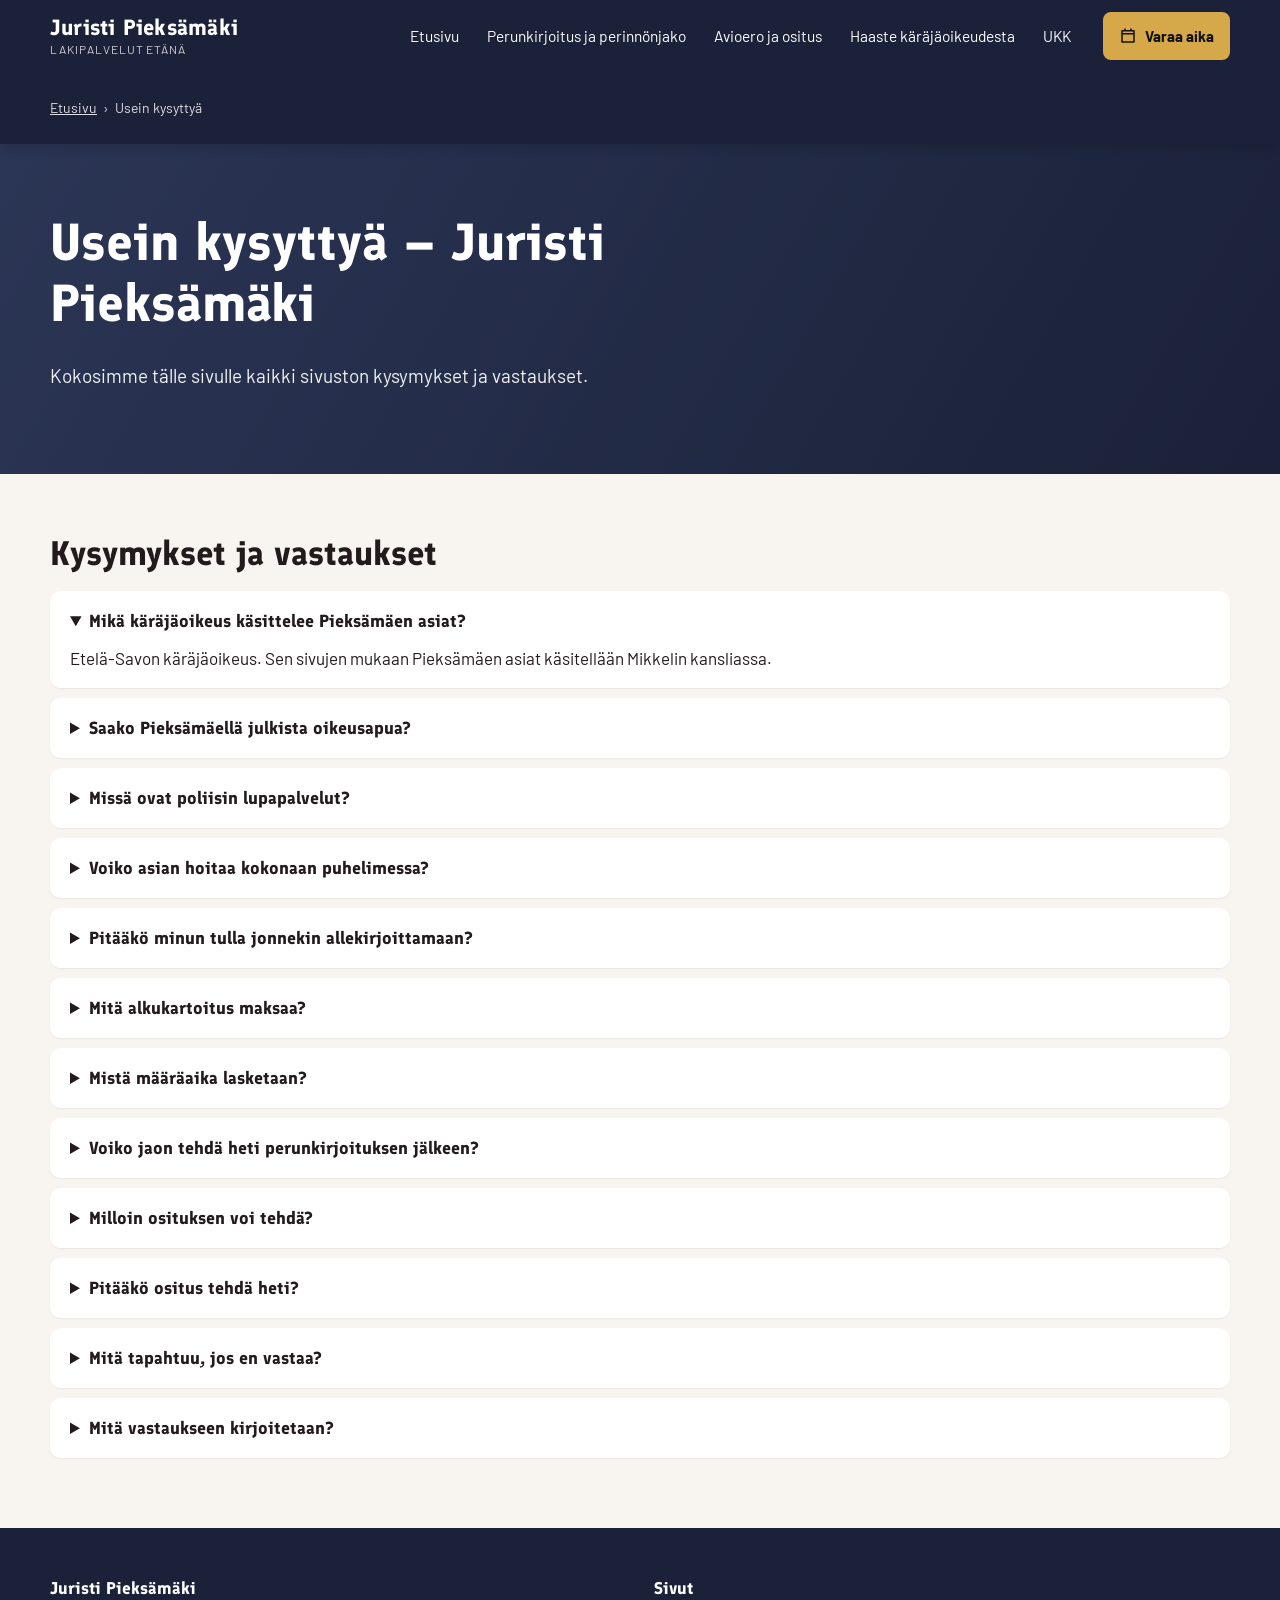
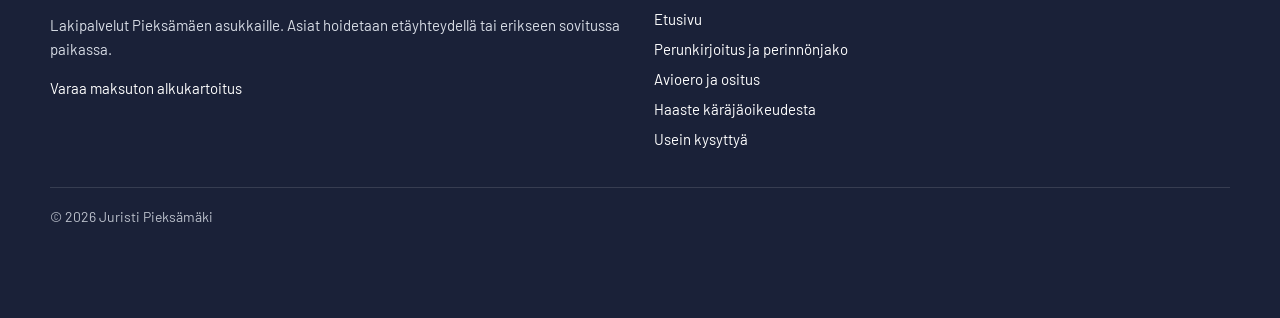
<file: ukk/index.html>
<!doctype html>
<html lang="fi">
<head>
<meta charset="utf-8">
<meta name="viewport" content="width=device-width,initial-scale=1">
<title>Usein kysyttyä | Juristi Pieksämäki</title>
<meta name="description" content="Vastauksia Pieksämäen asukkaiden kysymyksiin perinnöstä, riidoista ja viranomaisista.">
<meta name="robots" content="index,follow">
<link rel="canonical" href="https://arttu475-cpu.github.io/juristi-pieksamaki/ukk/">
<meta property="og:type" content="website">
<meta property="og:locale" content="fi_FI">
<meta property="og:site_name" content="Juristi Pieksämäki">
<meta property="og:title" content="Usein kysyttyä | Juristi Pieksämäki">
<meta property="og:description" content="Vastauksia Pieksämäen asukkaiden kysymyksiin perinnöstä, riidoista ja viranomaisista.">
<meta property="og:url" content="https://arttu475-cpu.github.io/juristi-pieksamaki/ukk/">
<meta name="theme-color" content="#1a2138">
<link rel="stylesheet" href="../_f/fontit.css">
<link rel="stylesheet" href="../_f/tyyli.css">
<script type="application/ld+json">{"@context":"https://schema.org","@graph":[{"@type":"WebSite","@id":"https://arttu475-cpu.github.io/juristi-pieksamaki/#website","url":"https://arttu475-cpu.github.io/juristi-pieksamaki/","name":"Juristi Pieksämäki","inLanguage":"fi"},{"@type":"LegalService","@id":"https://arttu475-cpu.github.io/juristi-pieksamaki/#palvelu","name":"Juristi Pieksämäki","url":"https://arttu475-cpu.github.io/juristi-pieksamaki/","description":"Juristi Pieksämäki hoitaa perunkirjoitukset, osituksen ja haasteisiin vastaamisen etänä. Ajanvaraus verkossa, alkukartoitus maksutta.","areaServed":{"@type":"City","name":"Pieksämäki","sameAs":"https://fi.wikipedia.org/wiki/Pieks%C3%A4m%C3%A4ki"},"knowsAbout":["Perunkirjoitus ja perinnönjako","Avioero ja ositus","Haaste käräjäoikeudesta"],"potentialAction":{"@type":"ReserveAction","name":"Varaa maksuton alkukartoitus","target":"https://calendly.com/lakiasiantoimisto-helsinki/lakitoimiston-alkukartoitus"}},{"@type":"WebPage","@id":"https://arttu475-cpu.github.io/juristi-pieksamaki/ukk/#webpage","url":"https://arttu475-cpu.github.io/juristi-pieksamaki/ukk/","name":"Usein kysyttyä | Juristi Pieksämäki","description":"Vastauksia Pieksämäen asukkaiden kysymyksiin perinnöstä, riidoista ja viranomaisista.","inLanguage":"fi","isPartOf":{"@id":"https://arttu475-cpu.github.io/juristi-pieksamaki/#website"},"about":{"@id":"https://arttu475-cpu.github.io/juristi-pieksamaki/#palvelu"},"dateModified":"2026-11-04"},{"@type":"FAQPage","@id":"https://arttu475-cpu.github.io/juristi-pieksamaki/ukk/#ukk","mainEntity":[{"@type":"Question","name":"Mikä käräjäoikeus käsittelee Pieksämäen asiat?","acceptedAnswer":{"@type":"Answer","text":"Etelä-Savon käräjäoikeus. Sen sivujen mukaan Pieksämäen asiat käsitellään Mikkelin kansliassa."}},{"@type":"Question","name":"Saako Pieksämäellä julkista oikeusapua?","acceptedAnswer":{"@type":"Answer","text":"Etelä-Savon oikeusaputoimistolla on Pieksämäen toimipaikka Savontiellä. Sinne pääsee ajanvarauksella."}},{"@type":"Question","name":"Missä ovat poliisin lupapalvelut?","acceptedAnswer":{"@type":"Answer","text":"Pieksämäen poliisiasemalla, Savontie 20."}},{"@type":"Question","name":"Voiko asian hoitaa kokonaan puhelimessa?","acceptedAnswer":{"@type":"Answer","text":"Useimmiten voi. Asiakirjat kulkevat sähköpostilla ja allekirjoitus tehdään sähköisesti."}},{"@type":"Question","name":"Pitääkö minun tulla jonnekin allekirjoittamaan?","acceptedAnswer":{"@type":"Answer","text":"Ei yleensä. Useimmat asiakirjat allekirjoitetaan sähköisesti."}},{"@type":"Question","name":"Mitä alkukartoitus maksaa?","acceptedAnswer":{"@type":"Answer","text":"Ei mitään. Saat siinä myös arvion siitä, kattaako oikeusturvavakuutus kulut."}},{"@type":"Question","name":"Mistä määräaika lasketaan?","acceptedAnswer":{"@type":"Answer","text":"Kuolinpäivästä. Perintökaaren 20:1 mukaan aikaa on kolme kuukautta."}},{"@type":"Question","name":"Voiko jaon tehdä heti perunkirjoituksen jälkeen?","acceptedAnswer":{"@type":"Answer","text":"Voi, jos osakkaat ovat yksimielisiä. Perinnönjaon saa tehdä sopimallaan tavalla (PK 23:3)."}},{"@type":"Question","name":"Milloin osituksen voi tehdä?","acceptedAnswer":{"@type":"Answer","text":"Kun avioeroasia on vireillä tai liitto on purkautunut, ja puoliso sitä vaatii (avioliittolaki 85 §)."}},{"@type":"Question","name":"Pitääkö ositus tehdä heti?","acceptedAnswer":{"@type":"Answer","text":"Ei. Laissa ei ole kiinteää määräaikaa, mutta viivyttely vaikeuttaa omaisuuden arvostamista."}},{"@type":"Question","name":"Mitä tapahtuu, jos en vastaa?","acceptedAnswer":{"@type":"Answer","text":"Riita-asiassa, jossa sovinto on sallittu, kanne hyväksytään yksipuolisella tuomiolla (OK 5:13)."}},{"@type":"Question","name":"Mitä vastaukseen kirjoitetaan?","acceptedAnswer":{"@type":"Answer","text":"Myönnätkö vai kiistätkö vaatimuksen, perusteet ja todisteet (OK 5:10)."}}]},{"@type":"BreadcrumbList","itemListElement":[{"@type":"ListItem","position":1,"name":"Etusivu","item":"https://arttu475-cpu.github.io/juristi-pieksamaki/"},{"@type":"ListItem","position":2,"name":"Usein kysyttyä","item":"https://arttu475-cpu.github.io/juristi-pieksamaki/ukk/"}]}]}</script>
</head>
<body>
<header class="hd"><div class="w"><a class="brand" href="../"><b>Juristi Pieksämäki</b><small>Lakipalvelut etänä</small></a><input type="checkbox" id="mt" class="mt" aria-label="Avaa valikko"><label for="mt" class="mtl">Valikko</label>
<nav class="nav" aria-label="Päävalikko"><a href="../">Etusivu</a><a href="../perunkirjoitus/">Perunkirjoitus ja perinnönjako</a><a href="../avioero-ja-ositus/">Avioero ja ositus</a><a href="../haaste/">Haaste käräjäoikeudesta</a><a href="../ukk/">UKK</a></nav>
<a class="btn hbtn" href="https://calendly.com/lakiasiantoimisto-helsinki/lakitoimiston-alkukartoitus" target="_blank" rel="noopener"><svg viewBox="0 0 24 24" width="18" height="18" aria-hidden="true"><path fill="currentColor" d="M7 2h2v2h6V2h2v2h3a1 1 0 0 1 1 1v15a1 1 0 0 1-1 1H4a1 1 0 0 1-1-1V5a1 1 0 0 1 1-1h3zm12 8H5v9h14zM5 8h14V6H5z"/></svg>Varaa aika</a></div>
<div class="w"><nav class="crumb" aria-label="Murupolku"><ol><li><a href="../">Etusivu</a></li><li aria-current="page">Usein kysyttyä</li></ol></nav></div></header>
<main>

<section class="hero"><div class="w"><div><h1>Usein kysyttyä – Juristi Pieksämäki</h1><p class="l">Kokosimme tälle sivulle kaikki sivuston kysymykset ja vastaukset.</p></div></div></section>
<section class="sec"><div class="w"><div class="ukk"><h2>Kysymykset ja vastaukset</h2><details open><summary>Mikä käräjäoikeus käsittelee Pieksämäen asiat?</summary><p>Etelä-Savon käräjäoikeus. Sen sivujen mukaan Pieksämäen asiat käsitellään Mikkelin kansliassa.</p></details>
<details><summary>Saako Pieksämäellä julkista oikeusapua?</summary><p>Etelä-Savon oikeusaputoimistolla on Pieksämäen toimipaikka Savontiellä. Sinne pääsee ajanvarauksella.</p></details>
<details><summary>Missä ovat poliisin lupapalvelut?</summary><p>Pieksämäen poliisiasemalla, Savontie 20.</p></details>
<details><summary>Voiko asian hoitaa kokonaan puhelimessa?</summary><p>Useimmiten voi. Asiakirjat kulkevat sähköpostilla ja allekirjoitus tehdään sähköisesti.</p></details>
<details><summary>Pitääkö minun tulla jonnekin allekirjoittamaan?</summary><p>Ei yleensä. Useimmat asiakirjat allekirjoitetaan sähköisesti.</p></details>
<details><summary>Mitä alkukartoitus maksaa?</summary><p>Ei mitään. Saat siinä myös arvion siitä, kattaako oikeusturvavakuutus kulut.</p></details>
<details><summary>Mistä määräaika lasketaan?</summary><p>Kuolinpäivästä. Perintökaaren 20:1 mukaan aikaa on kolme kuukautta.</p></details>
<details><summary>Voiko jaon tehdä heti perunkirjoituksen jälkeen?</summary><p>Voi, jos osakkaat ovat yksimielisiä. Perinnönjaon saa tehdä sopimallaan tavalla (PK 23:3).</p></details>
<details><summary>Milloin osituksen voi tehdä?</summary><p>Kun avioeroasia on vireillä tai liitto on purkautunut, ja puoliso sitä vaatii (avioliittolaki 85 §).</p></details>
<details><summary>Pitääkö ositus tehdä heti?</summary><p>Ei. Laissa ei ole kiinteää määräaikaa, mutta viivyttely vaikeuttaa omaisuuden arvostamista.</p></details>
<details><summary>Mitä tapahtuu, jos en vastaa?</summary><p>Riita-asiassa, jossa sovinto on sallittu, kanne hyväksytään yksipuolisella tuomiolla (OK 5:13).</p></details>
<details><summary>Mitä vastaukseen kirjoitetaan?</summary><p>Myönnätkö vai kiistätkö vaatimuksen, perusteet ja todisteet (OK 5:10).</p></details></div></div></section>
</main>
<footer class="ft"><div class="w"><div class="cols">
<div><h3>Juristi Pieksämäki</h3><p>Lakipalvelut Pieksämäen asukkaille. Asiat hoidetaan etäyhteydellä tai erikseen sovitussa paikassa.</p><p><a href="https://calendly.com/lakiasiantoimisto-helsinki/lakitoimiston-alkukartoitus" target="_blank" rel="noopener">Varaa maksuton alkukartoitus</a></p></div>
<div><h3>Sivut</h3><ul><li><a href="../">Etusivu</a></li><li><a href="../perunkirjoitus/">Perunkirjoitus ja perinnönjako</a></li><li><a href="../avioero-ja-ositus/">Avioero ja ositus</a></li><li><a href="../haaste/">Haaste käräjäoikeudesta</a></li><li><a href="../ukk/">Usein kysyttyä</a></li></ul></div>
</div><div class="pohja">© 2026 Juristi Pieksämäki</div></div></footer>
<div class="palkki"><a class="btn o" style="color:#fff" href="https://calendly.com/lakiasiantoimisto-helsinki/lakitoimiston-alkukartoitus" target="_blank" rel="noopener"><svg viewBox="0 0 24 24" width="18" height="18" aria-hidden="true"><path fill="currentColor" d="M7 2h2v2h6V2h2v2h3a1 1 0 0 1 1 1v15a1 1 0 0 1-1 1H4a1 1 0 0 1-1-1V5a1 1 0 0 1 1-1h3zm12 8H5v9h14zM5 8h14V6H5z"/></svg>Varaa maksuton alkukartoitus</a></div>
</body>
</html>
</file>
<file: _f/fontit.css>
@font-face {
  font-family: 'Barlow';
  font-style: normal;
  font-weight: 300;
  font-display: swap;
  src: url('Barlow-300-normal.woff2') format('woff2');
  unicode-range: U+0000-00FF, U+0131, U+0152-0153, U+02BB-02BC, U+02C6, U+02DA, U+02DC, U+0304, U+0308, U+0329, U+2000-206F, U+20AC, U+2122, U+2191, U+2193, U+2212, U+2215, U+FEFF, U+FFFD;
}
@font-face {
  font-family: 'Barlow';
  font-style: normal;
  font-weight: 400;
  font-display: swap;
  src: url('Barlow-400-normal.woff2') format('woff2');
  unicode-range: U+0000-00FF, U+0131, U+0152-0153, U+02BB-02BC, U+02C6, U+02DA, U+02DC, U+0304, U+0308, U+0329, U+2000-206F, U+20AC, U+2122, U+2191, U+2193, U+2212, U+2215, U+FEFF, U+FFFD;
}
@font-face {
  font-family: 'Barlow';
  font-style: normal;
  font-weight: 500;
  font-display: swap;
  src: url('Barlow-500-normal.woff2') format('woff2');
  unicode-range: U+0000-00FF, U+0131, U+0152-0153, U+02BB-02BC, U+02C6, U+02DA, U+02DC, U+0304, U+0308, U+0329, U+2000-206F, U+20AC, U+2122, U+2191, U+2193, U+2212, U+2215, U+FEFF, U+FFFD;
}
@font-face {
  font-family: 'Barlow';
  font-style: normal;
  font-weight: 700;
  font-display: swap;
  src: url('Barlow-700-normal.woff2') format('woff2');
  unicode-range: U+0000-00FF, U+0131, U+0152-0153, U+02BB-02BC, U+02C6, U+02DA, U+02DC, U+0304, U+0308, U+0329, U+2000-206F, U+20AC, U+2122, U+2191, U+2193, U+2212, U+2215, U+FEFF, U+FFFD;
}
@font-face {
  font-family: 'Finlandica';
  font-style: italic;
  font-weight: 700;
  font-display: swap;
  src: url('Finlandica-700-italic.woff2') format('woff2');
  unicode-range: U+0000-00FF, U+0131, U+0152-0153, U+02BB-02BC, U+02C6, U+02DA, U+02DC, U+0304, U+0308, U+0329, U+2000-206F, U+20AC, U+2122, U+2191, U+2193, U+2212, U+2215, U+FEFF, U+FFFD;
}
@font-face {
  font-family: 'Finlandica';
  font-style: normal;
  font-weight: 400;
  font-display: swap;
  src: url('Finlandica-400-normal.woff2') format('woff2');
  unicode-range: U+0000-00FF, U+0131, U+0152-0153, U+02BB-02BC, U+02C6, U+02DA, U+02DC, U+0304, U+0308, U+0329, U+2000-206F, U+20AC, U+2122, U+2191, U+2193, U+2212, U+2215, U+FEFF, U+FFFD;
}
@font-face {
  font-family: 'Finlandica';
  font-style: normal;
  font-weight: 500;
  font-display: swap;
  src: url('Finlandica-500-normal.woff2') format('woff2');
  unicode-range: U+0000-00FF, U+0131, U+0152-0153, U+02BB-02BC, U+02C6, U+02DA, U+02DC, U+0304, U+0308, U+0329, U+2000-206F, U+20AC, U+2122, U+2191, U+2193, U+2212, U+2215, U+FEFF, U+FFFD;
}
@font-face {
  font-family: 'Finlandica';
  font-style: normal;
  font-weight: 700;
  font-display: swap;
  src: url('Finlandica-700-normal.woff2') format('woff2');
  unicode-range: U+0000-00FF, U+0131, U+0152-0153, U+02BB-02BC, U+02C6, U+02DA, U+02DC, U+0304, U+0308, U+0329, U+2000-206F, U+20AC, U+2122, U+2191, U+2193, U+2212, U+2215, U+FEFF, U+FFFD;
}
</file>
<file: _f/tyyli.css>
:root{--p:#2b3555;--p2:#1a2138;--a:#d6a84a;--bg:#f8f5f1;--ink:#231a1c;--soft:#f1e7e4;--fh:'Finlandica', system-ui, sans-serif;--fb:'Barlow', system-ui, sans-serif}
*{box-sizing:border-box}html{scroll-padding-top:90px}body{margin:0;background:var(--bg);color:var(--ink);font-family:var(--fb);font-size:17px;line-height:1.6;-webkit-text-size-adjust:100%}
a{color:var(--p)}img,svg{max-width:100%}h1,h2,h3{font-family:var(--fh);line-height:1.18;margin:0 0 .5em;overflow-wrap:break-word;hyphens:auto}
h1{font-size:clamp(30px,4.4vw,52px)}h2{font-size:clamp(24px,2.8vw,34px)}h3{font-size:20px}
.w{width:min(1180px,calc(100% - 40px));margin:0 auto}
.hd{position:sticky;top:0;z-index:50;background:var(--p2);color:#fff;box-shadow:0 2px 12px rgba(0,0,0,.18)}
.hd .w{display:flex;align-items:center;gap:20px;min-height:72px}
.brand{color:#fff;text-decoration:none;display:flex;flex-direction:column;line-height:1.1;min-width:0}
.brand b{font-family:var(--fh);font-size:22px;letter-spacing:.01em}.brand small{font-size:12px;letter-spacing:.08em;text-transform:uppercase;opacity:.78;margin-top:3px}
.nav{margin-left:auto;display:flex;align-items:center;gap:4px}
.nav>a,.dd>span{color:#fff;text-decoration:none;padding:10px 12px;border-radius:6px;font-size:15.5px;cursor:pointer;display:block}
.nav>a:hover,.dd:hover>span{background:rgba(255,255,255,.1)}
.dd{position:relative}.dd .m{display:none;position:absolute;top:100%;left:0;background:#fff;min-width:250px;border-radius:8px;box-shadow:0 12px 30px rgba(0,0,0,.2);padding:8px}
.dd:hover .m,.dd:focus-within .m{display:block}.dd .m a{display:block;color:var(--ink);text-decoration:none;padding:8px 12px;border-radius:6px;font-size:15px}.dd .m a:hover{background:var(--soft)}
.btn{display:inline-flex;align-items:center;gap:8px;background:var(--a);color:#111;font-weight:700;text-decoration:none;padding:12px 18px;border-radius:8px;border:2px solid var(--a);font-size:16px;white-space:nowrap}
.btn.o{background:transparent;color:inherit;border-color:currentColor}.btn:hover{filter:brightness(1.06)}
.hd .btn{padding:10px 14px;font-size:15px}
.mt{display:none}.mtl{display:none}
.hero{background:linear-gradient(120deg,var(--p) 0%,var(--p2) 100%);color:#fff;padding:68px 0 64px}
.hero .w{display:grid;grid-template-columns:1.35fr .9fr;gap:40px;align-items:center}
.hero p.l{font-size:19px;max-width:680px;opacity:.94}.hero .napit{display:flex;gap:12px;flex-wrap:wrap;margin-top:24px}
.hero .kortti{background:rgba(255,255,255,.08);border:1px solid rgba(255,255,255,.18);border-radius:14px;padding:24px}
.hero .kortti li{margin:6px 0}.hero .kortti ul{padding-left:20px;margin:8px 0 0}

.crumb{font-size:14px;padding:14px 0;color:#fff;opacity:.85}.crumb a{color:#fff}
.sec{padding:60px 0}.sec.alt{background:var(--soft)}.sec .lead{max-width:780px;font-size:18px}
.grid{display:grid;grid-template-columns:repeat(auto-fill,minmax(300px,1fr));gap:20px;margin-top:24px}
.card{background:#fff;border-radius:12px;padding:22px;box-shadow:0 1px 3px rgba(0,0,0,.08);border-top:4px solid var(--a)}
.card h3{margin-bottom:.35em}.card p{margin:0 0 .6em}.card a.more{font-weight:700;text-decoration:none}
.steps{counter-reset:s;display:grid;grid-template-columns:repeat(auto-fit,minmax(220px,1fr));gap:20px;margin-top:20px}
.steps div{background:#fff;border-radius:12px;padding:20px 20px 20px 64px;position:relative}
.steps div:before{counter-increment:s;content:counter(s);position:absolute;left:18px;top:18px;width:32px;height:32px;border-radius:50%;background:var(--p);color:#fff;display:grid;place-items:center;font-weight:700}
.two{display:grid;grid-template-columns:1.3fr 1fr;gap:40px;align-items:start}
.list{padding-left:0;list-style:none}.list li{display:flex;gap:10px;margin:8px 0}.list li svg{color:var(--a);flex:none;margin-top:3px}
.esim{background:#fff;border-left:5px solid var(--a);padding:18px 22px;border-radius:8px;margin:16px 0}
.ukk details{background:#fff;border-radius:10px;padding:16px 20px;margin:10px 0;box-shadow:0 1px 2px rgba(0,0,0,.06)}
.ukk summary{cursor:pointer;font-weight:700;font-size:17.5px;font-family:var(--fh)}.ukk details p{margin:10px 0 0}
.cta{background:var(--p);color:#fff;padding:52px 0}.cta .w{display:flex;justify-content:space-between;align-items:center;gap:24px;flex-wrap:wrap}.cta h2{margin:0 0 .3em}.cta p{margin:0;max-width:640px;opacity:.92}.cta .napit{display:flex;gap:12px;flex-wrap:wrap}
.tags{display:flex;flex-wrap:wrap;gap:10px;margin-top:16px}.tags a{background:#fff;border:1px solid rgba(0,0,0,.1);padding:8px 14px;border-radius:30px;text-decoration:none;font-size:15px}
.ft{background:var(--p2);color:#d8dde6;padding:50px 0 90px;font-size:15px}.ft a{color:#fff;text-decoration:none}.ft a:hover{text-decoration:underline}
.ft .cols{display:grid;grid-template-columns:repeat(auto-fit,minmax(200px,1fr));gap:28px}.ft h3{color:#fff;font-size:17px}.ft ul{list-style:none;padding:0;margin:0}.ft li{margin:6px 0}
.ft .pohja{border-top:1px solid rgba(255,255,255,.15);margin-top:30px;padding-top:18px;font-size:14px;opacity:.85}
.palkki{display:none}
@media(max-width:1060px){.nav{display:none;position:absolute;top:100%;left:0;right:0;background:var(--p2);flex-direction:column;align-items:stretch;padding:10px 20px 20px;gap:0;max-height:calc(100vh - 72px);overflow:auto}
.mt:checked~.nav{display:flex}.mtl{display:block;margin-left:auto;color:#fff;font-size:15px;border:1px solid rgba(255,255,255,.4);border-radius:6px;padding:8px 12px;cursor:pointer}
.dd .m{display:block;position:static;box-shadow:none;background:transparent;padding:0 0 0 12px;min-width:0}.dd .m a{color:#d8dde6}.dd .m a:hover{background:rgba(255,255,255,.08)}
.hd .hbtn{display:none}.hero .w,.two{grid-template-columns:1fr}
.palkki{display:flex;position:fixed;left:0;right:0;bottom:0;z-index:60;gap:8px;padding:10px;background:var(--p2);box-shadow:0 -2px 10px rgba(0,0,0,.2)}.palkki a{flex:1;justify-content:center}}
@media(max-width:600px){body{font-size:16px}.brand b{font-size:18px}.brand small{font-size:10.5px}.sec{padding:44px 0}.hero{padding:44px 0}.hero p.l{font-size:17px}.btn{white-space:normal}.w{width:calc(100% - 32px)}}

.fakta{display:grid;grid-template-columns:repeat(auto-fill,minmax(320px,1fr));gap:16px;margin-top:22px}.fakta div{background:#fff;border-radius:10px;padding:16px 18px;box-shadow:0 1px 3px rgba(0,0,0,.08)}.fakta b{display:block;font-family:var(--fh);margin-bottom:4px}.lahteet{font-size:14px;opacity:.85}.lahteet a{word-break:break-all}.crumb ol{list-style:none;margin:0;padding:0;display:flex;flex-wrap:wrap;gap:6px}.crumb li+li:before{content:"›";margin-right:6px}
</file>
